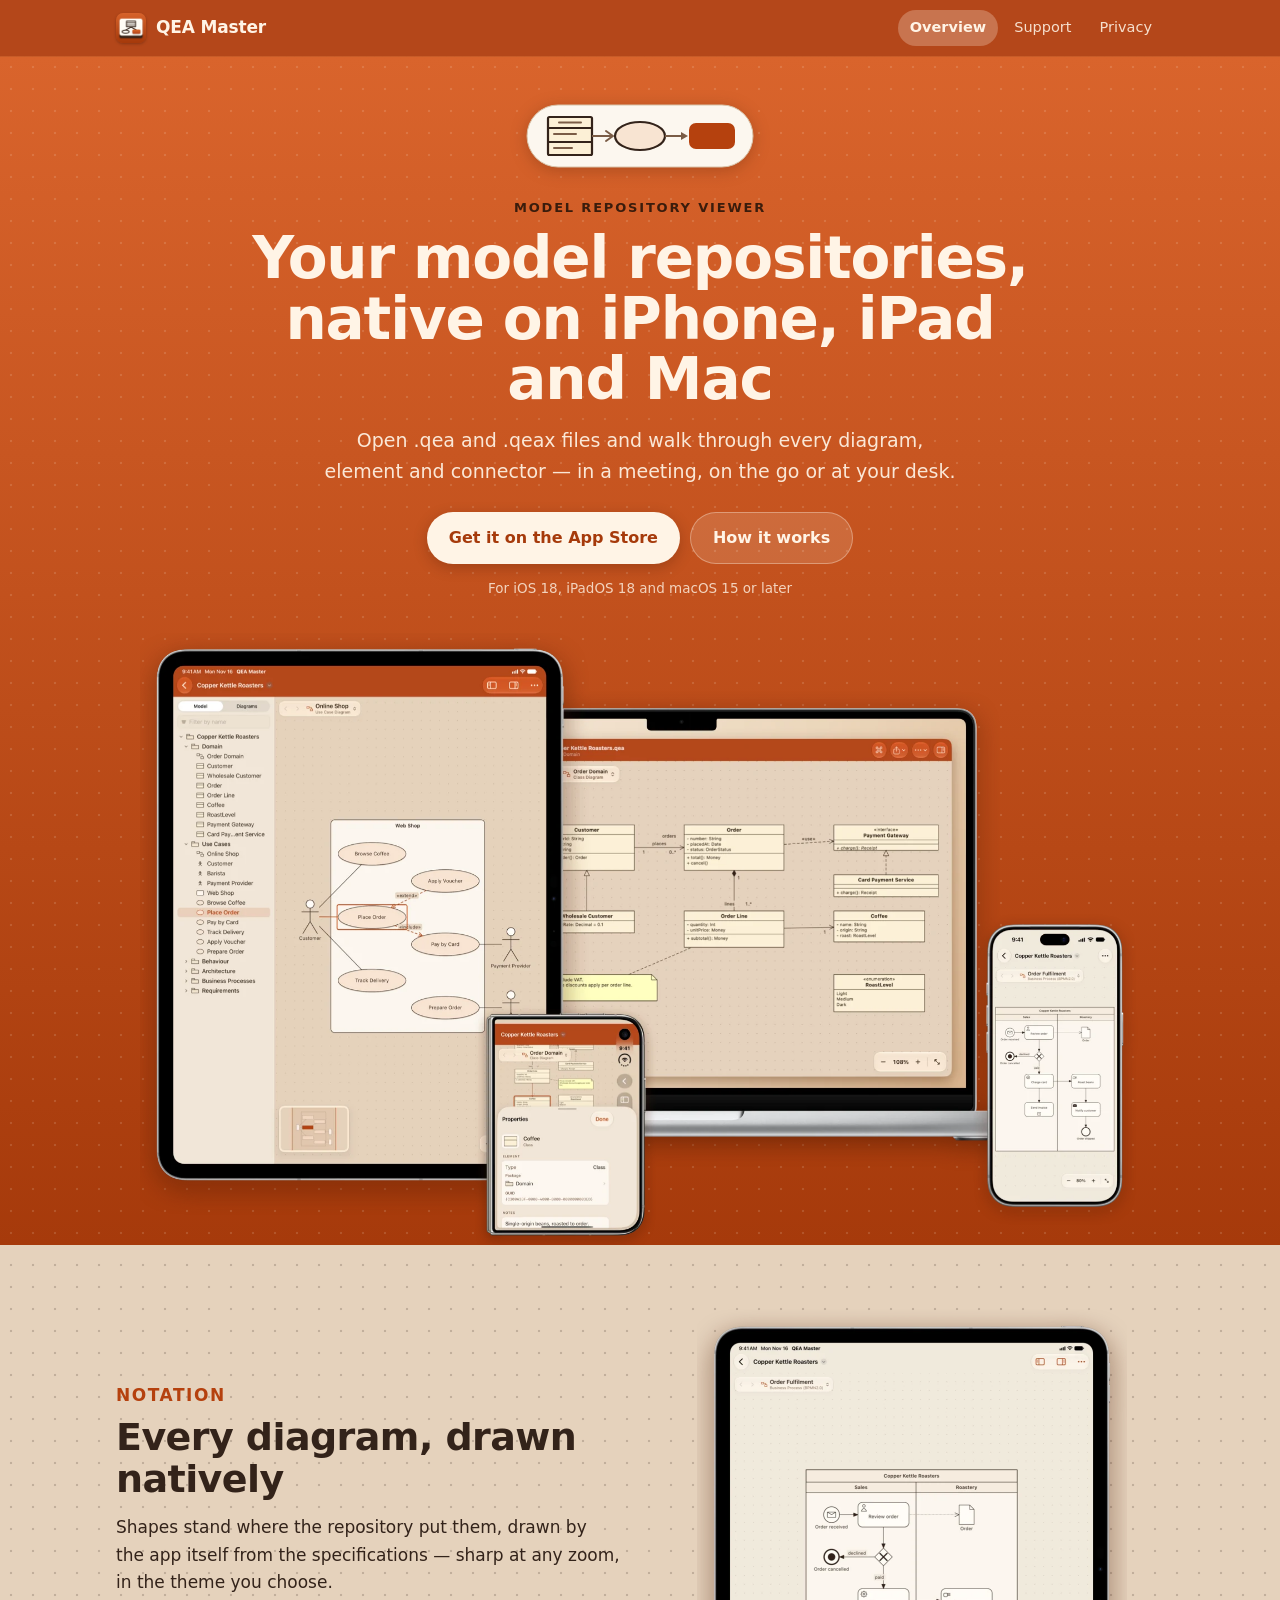
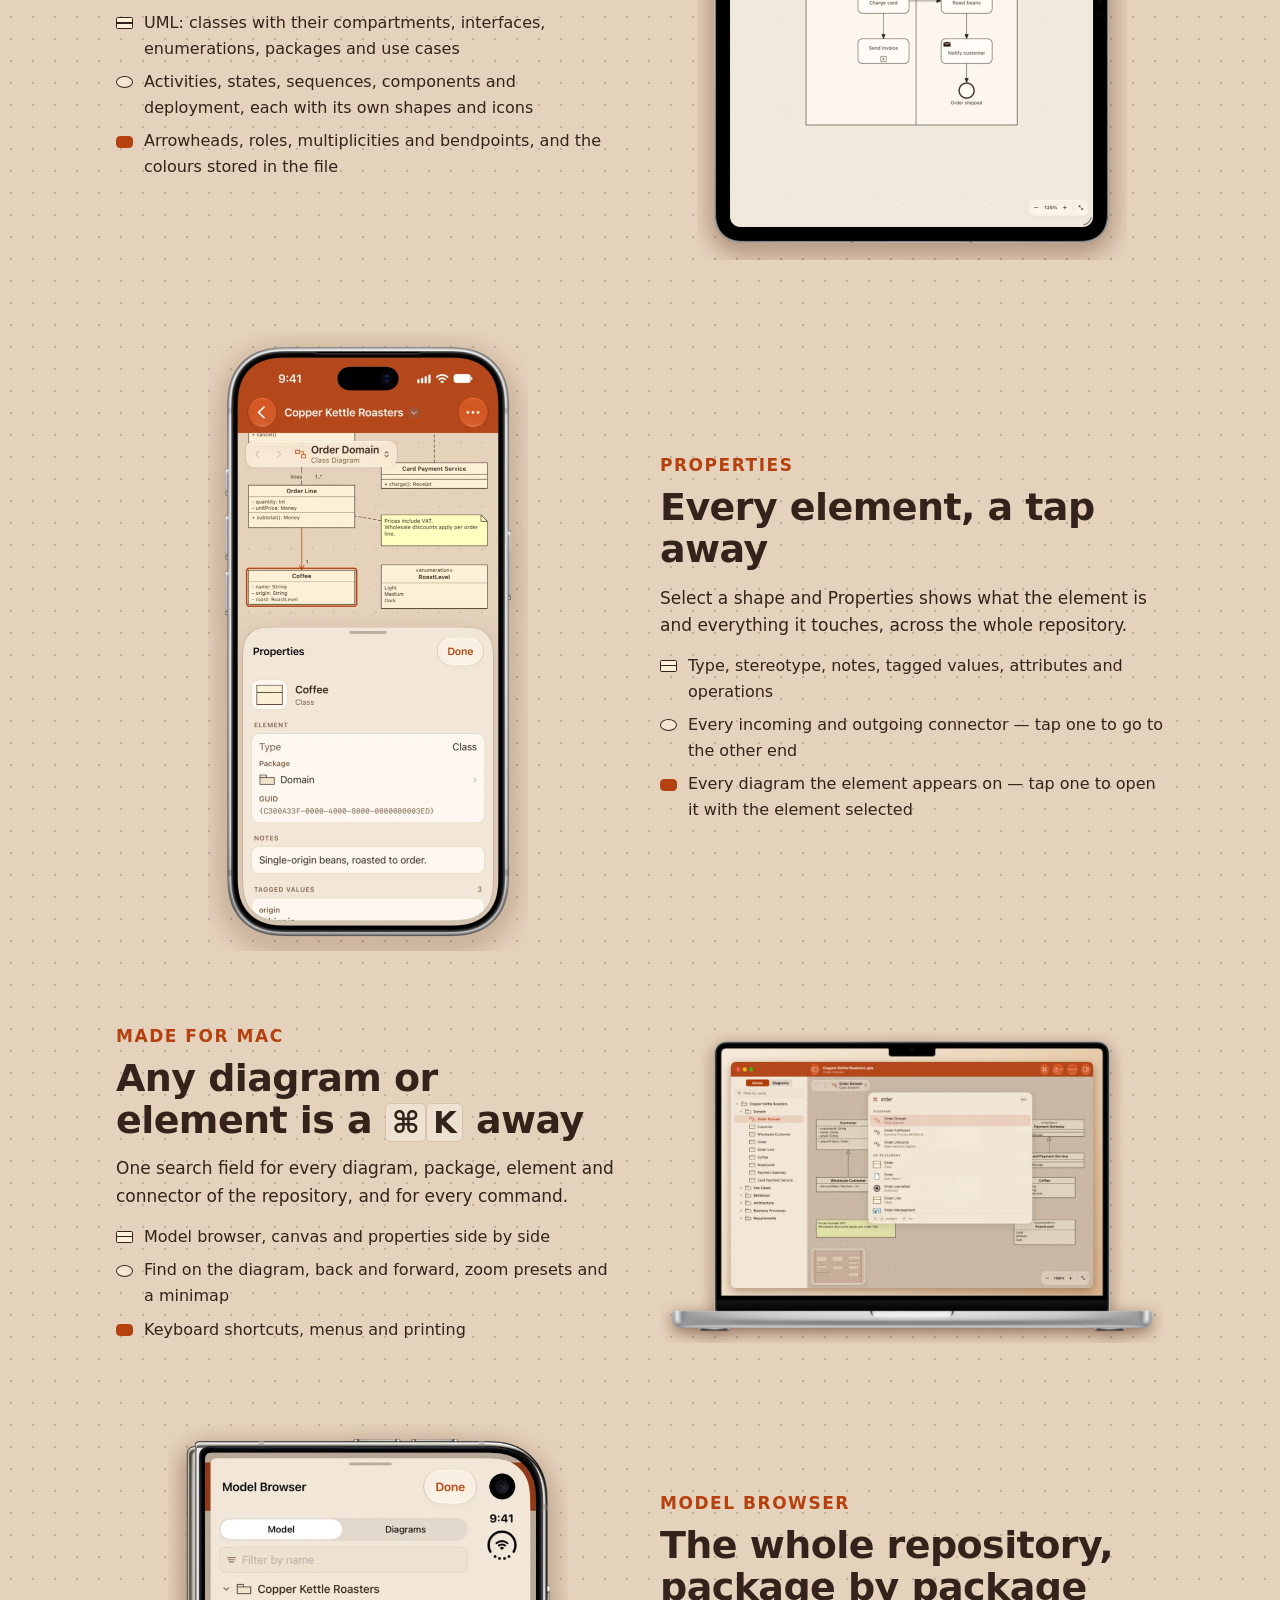
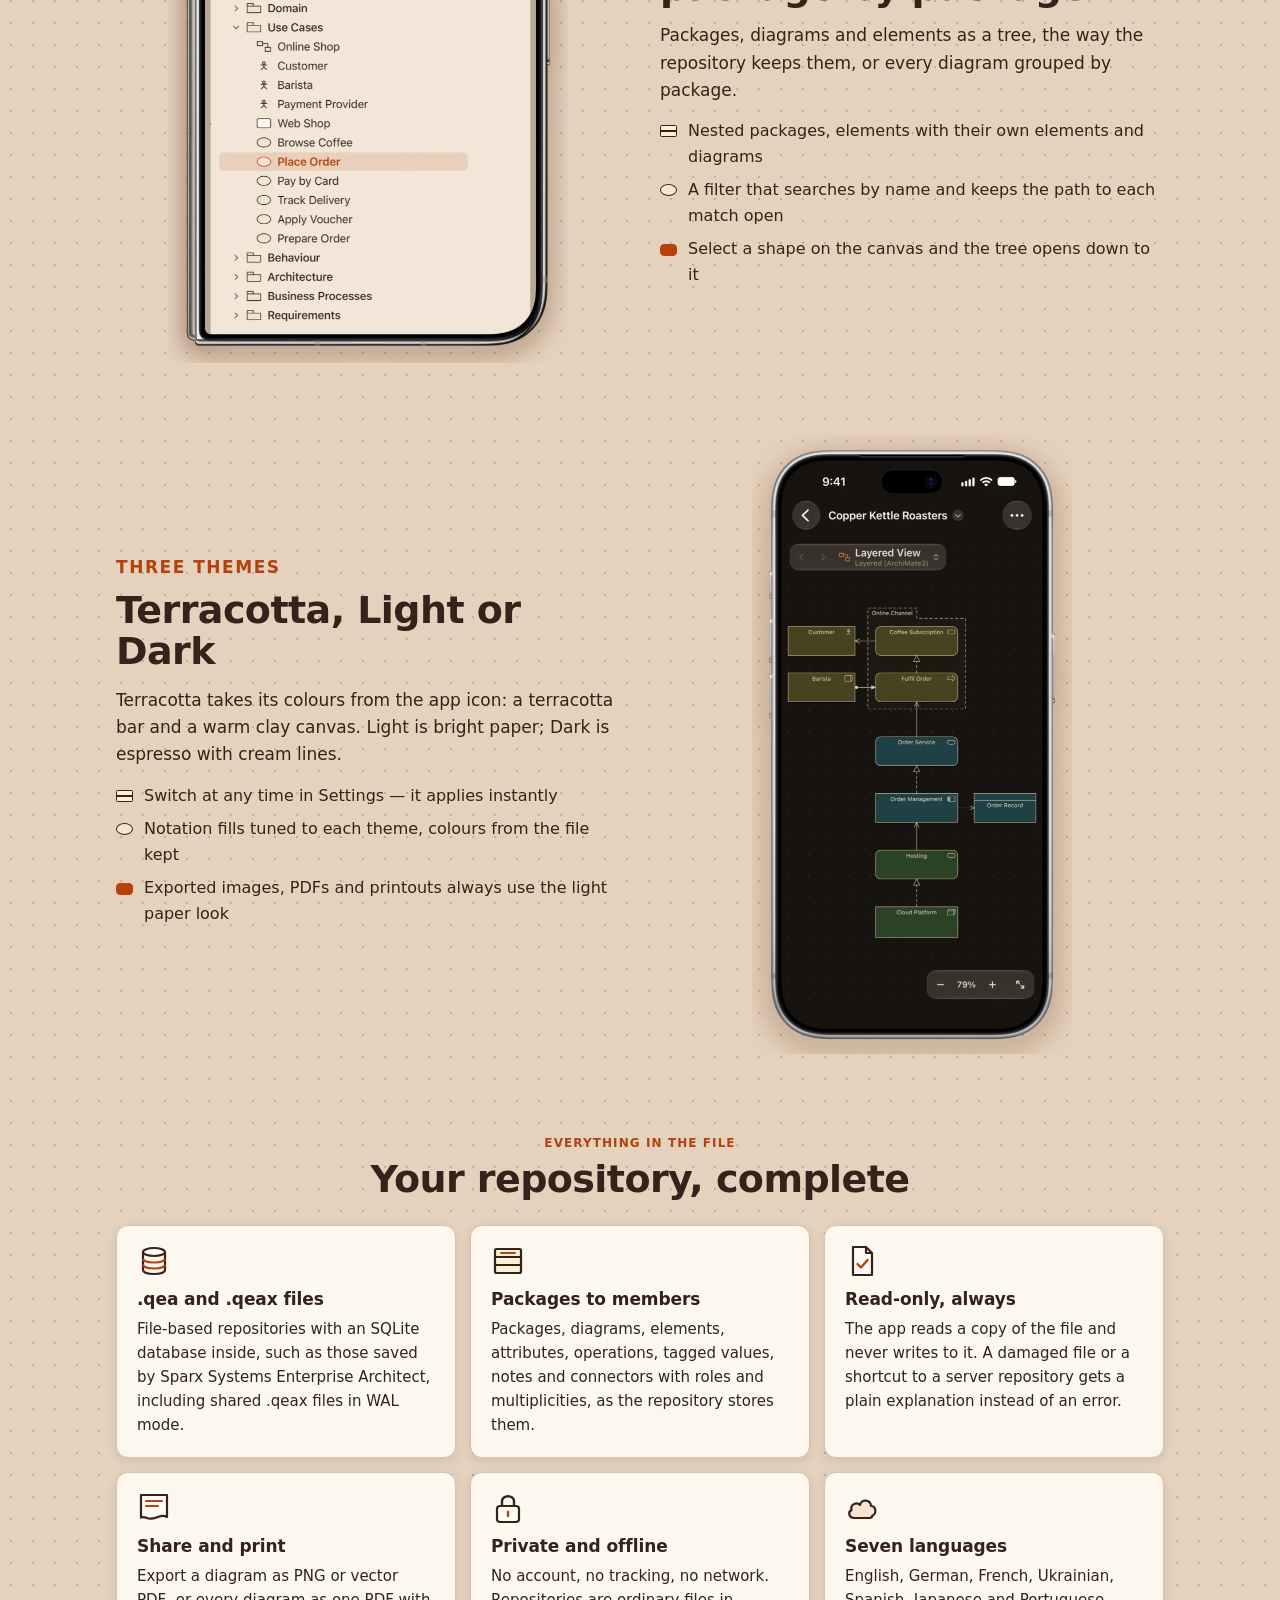
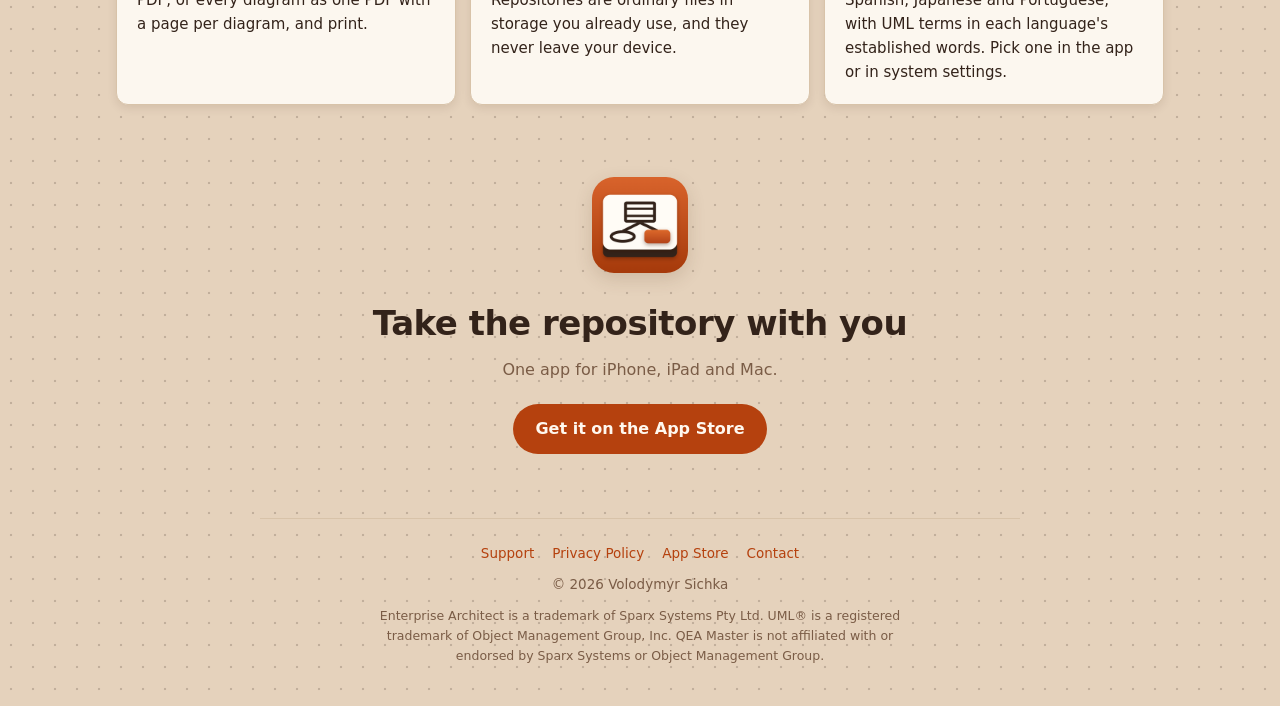
<file: index.html>
<!DOCTYPE html>
<html lang="en">
  <head>
    <meta charset="UTF-8" />
    <meta name="viewport" content="width=device-width, initial-scale=1" />
    <title>QEA Master</title>
    <meta http-equiv="refresh" content="0; url=marketing.html" />
    <link rel="canonical" href="https://vybgss.github.io/qea-master-docs/marketing.html" />
    <link rel="icon" href="assets/favicon.ico" sizes="16x16 32x32 48x48" />
    <link rel="icon" type="image/png" sizes="64x64" href="assets/favicon.png" media="(prefers-color-scheme: light)" />
    <link rel="icon" type="image/png" sizes="64x64" href="assets/favicon-dark.png" media="(prefers-color-scheme: dark)" />
    <link rel="apple-touch-icon" sizes="180x180" href="assets/apple-touch-icon.png" />
    <link rel="manifest" href="site.webmanifest" />
  </head>
  <body>
    <p><a href="marketing.html">QEA Master</a></p>
  </body>
</html>
</file>
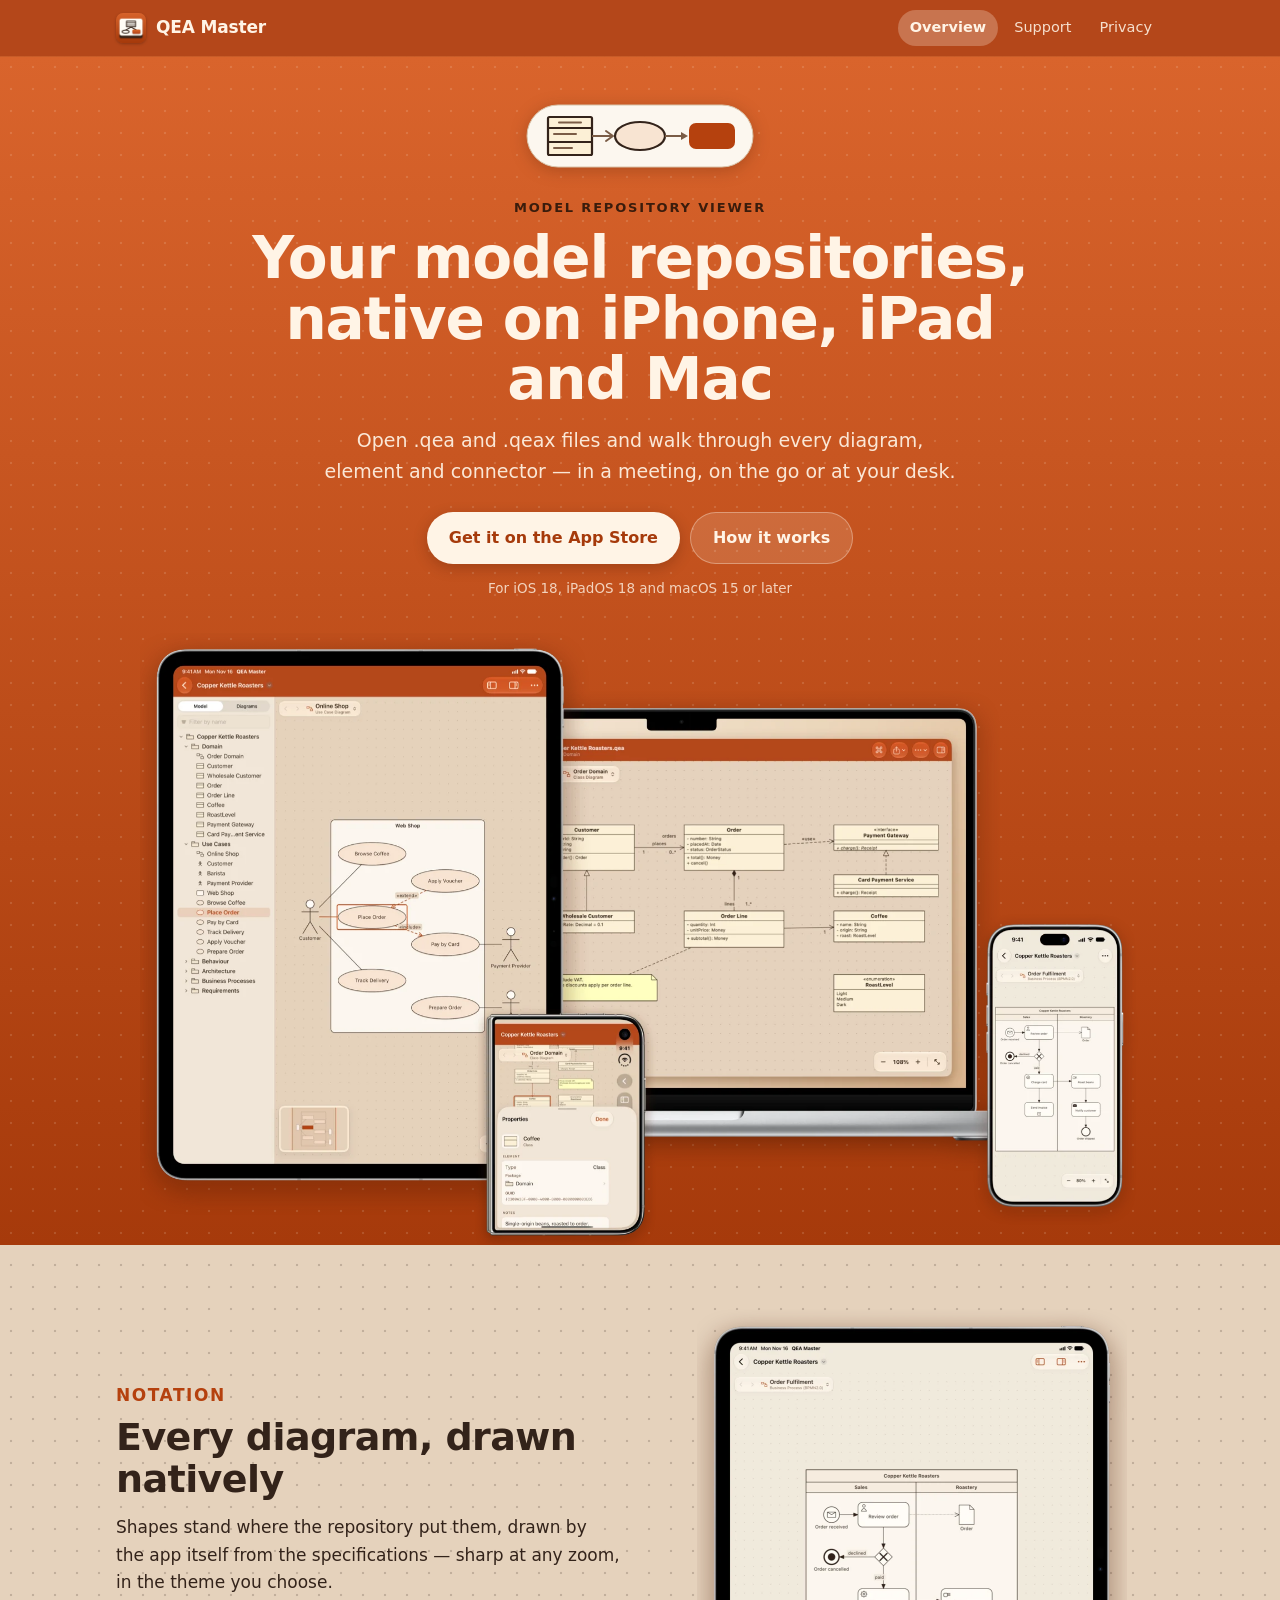
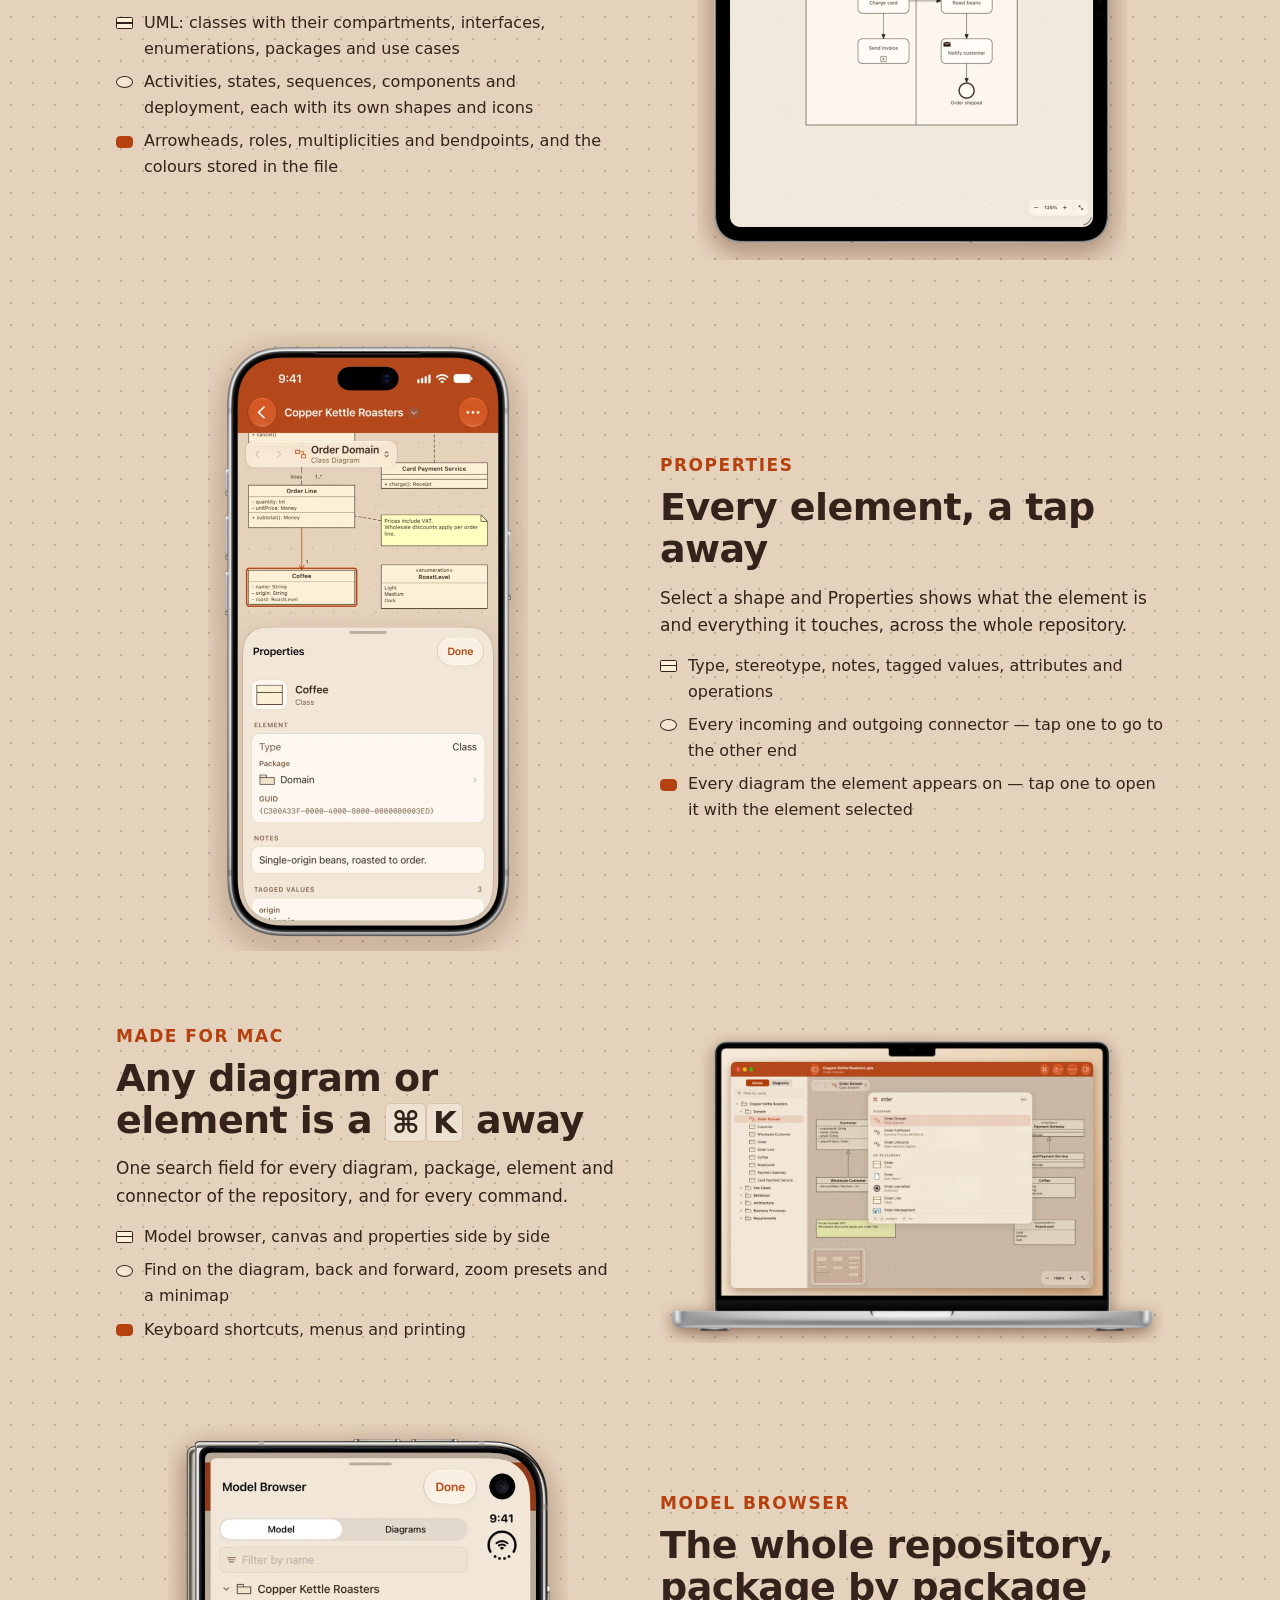
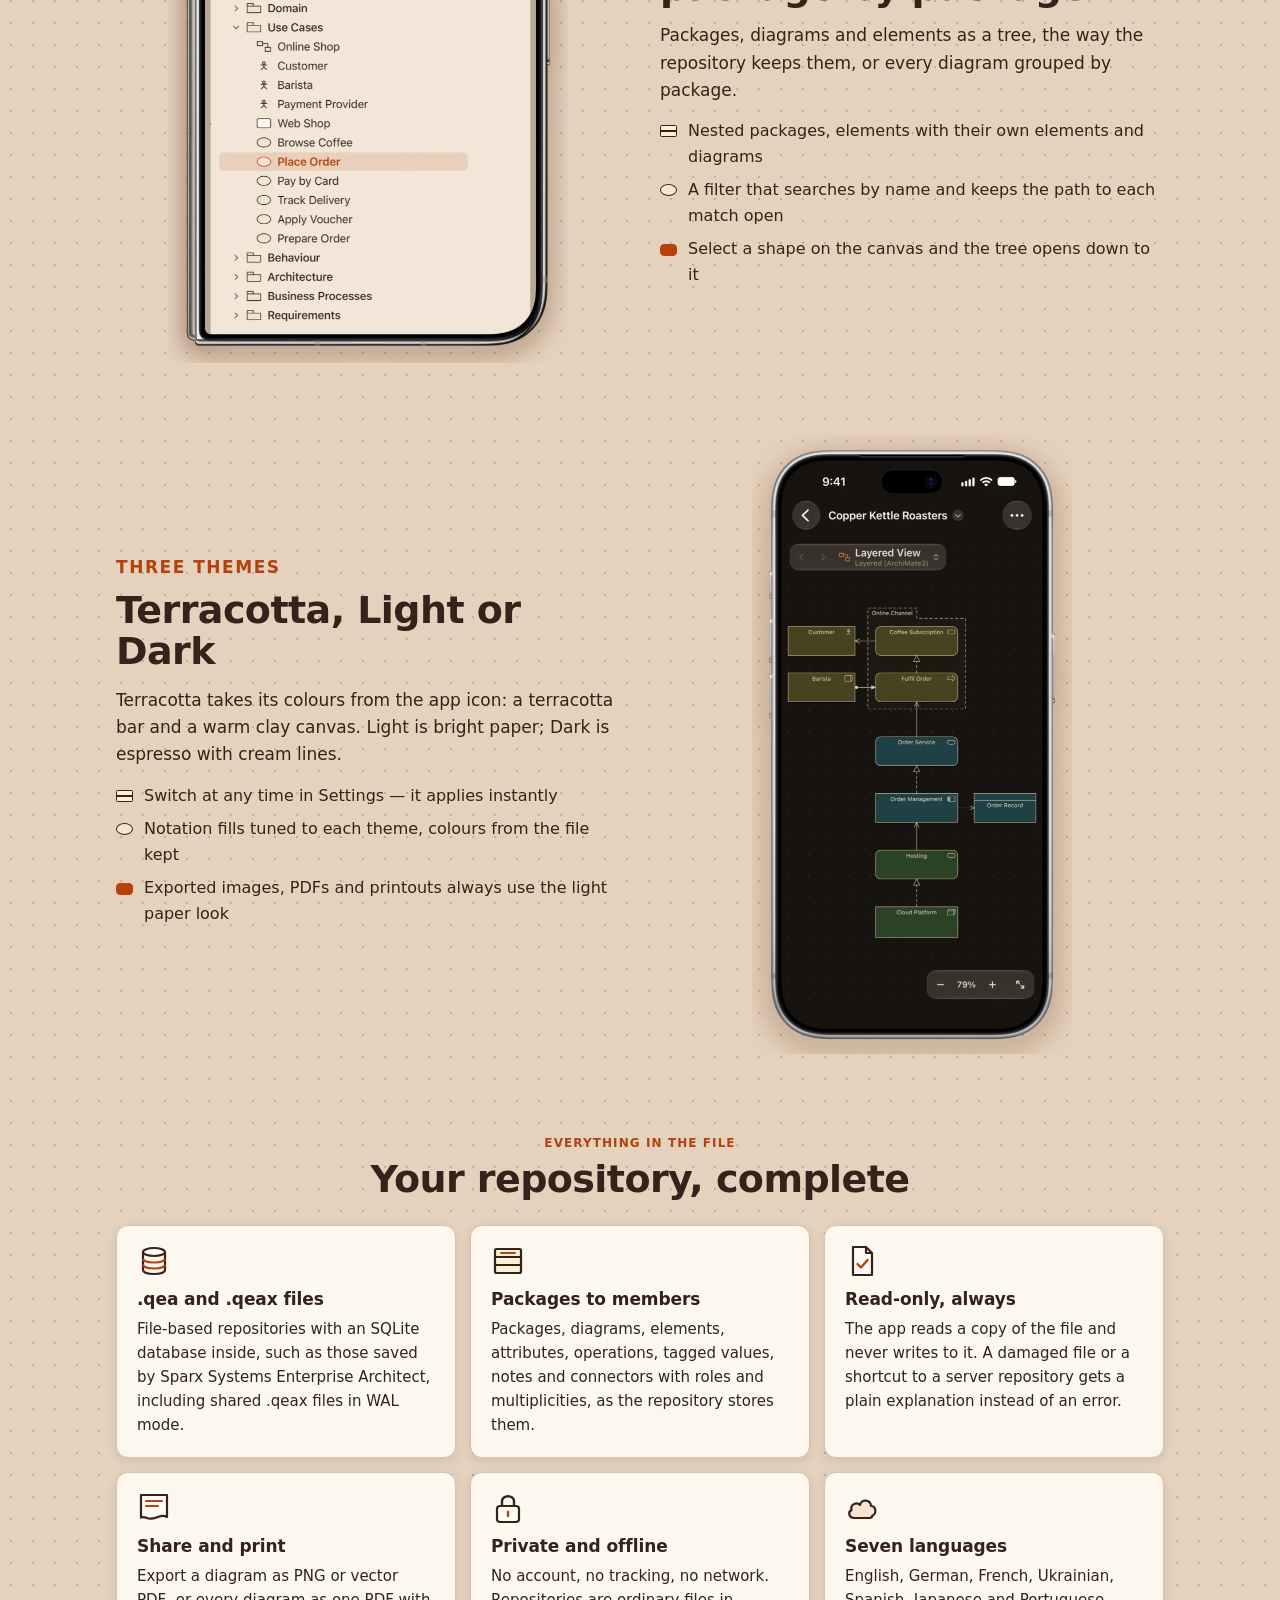
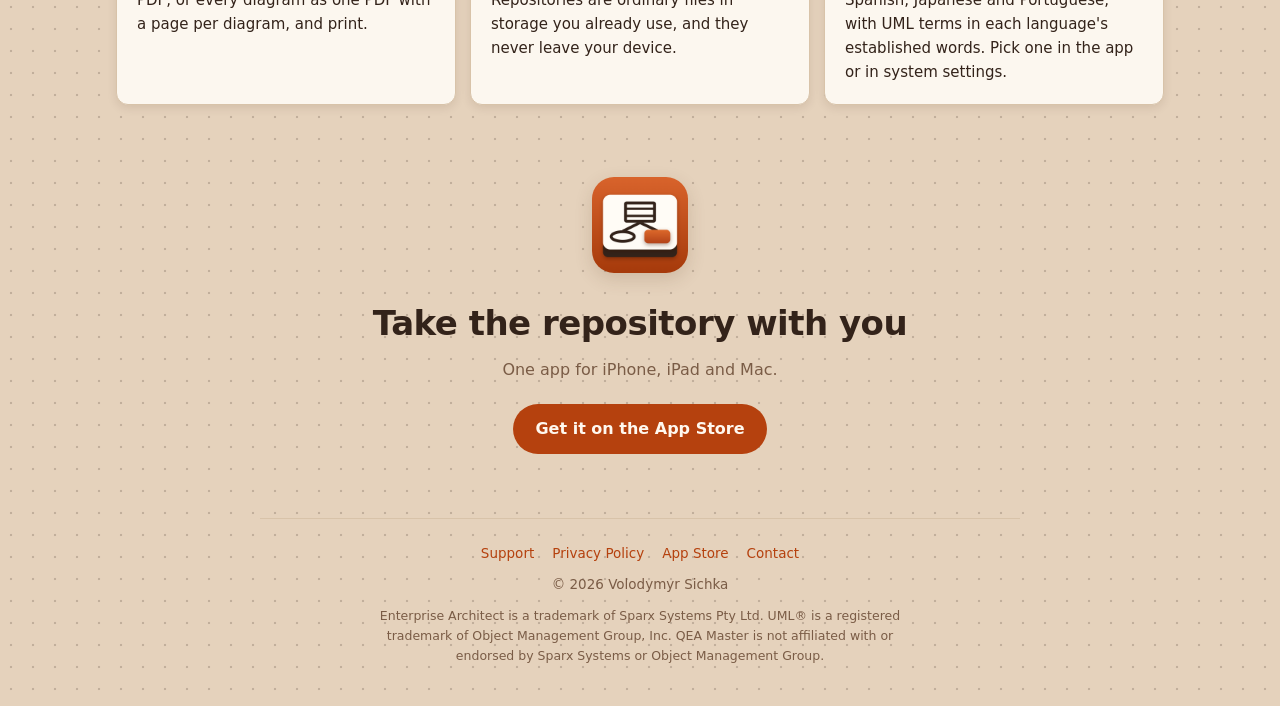
<file: marketing.html>
<!DOCTYPE html>
<html lang="en">

<head>
  <meta charset="UTF-8" />
  <meta name="viewport" content="width=device-width, initial-scale=1, viewport-fit=cover" />
  <title>QEA Master — a viewer for .qea and .qeax model repositories on iPhone, iPad and Mac</title>
  <meta name="description"
    content="QEA Master opens .qea and .qeax model repositories on iPhone, iPad and Mac and draws their diagrams natively. Every element a tap away, fully offline." />
  <meta name="theme-color" content="#b4471a" media="(prefers-color-scheme: light)" />
  <meta name="theme-color" content="#1c1814" media="(prefers-color-scheme: dark)" />
  <meta property="og:type" content="website" />
  <meta property="og:title" content="QEA Master — your models on iPhone, iPad and Mac" />
  <meta property="og:description"
    content="A native viewer for .qea and .qeax model repositories. Every diagram drawn natively, every element a tap away." />
  <meta property="og:image" content="https://vybgss.github.io/qea-master-docs/assets/og-image.jpg" />
  <meta name="twitter:card" content="summary_large_image" />
  <meta name="apple-itunes-app" content="app-id=6835485167" />
  <link rel="icon" href="assets/favicon.ico" sizes="16x16 32x32 48x48" />
  <link rel="icon" type="image/png" sizes="64x64" href="assets/favicon.png" media="(prefers-color-scheme: light)" />
  <link rel="icon" type="image/png" sizes="64x64" href="assets/favicon-dark.png" media="(prefers-color-scheme: dark)" />
  <link rel="apple-touch-icon" sizes="180x180" href="assets/apple-touch-icon.png" />
  <link rel="manifest" href="site.webmanifest" />
  <link rel="stylesheet" href="assets/site.css" />
</head>

<body>
  <header class="bar">
    <div class="bar-inner">
      <a class="brand" href="marketing.html"><img src="assets/icon.png" alt="" /><span>QEA Master</span></a>
      <nav class="nav" aria-label="Site">
        <a href="marketing.html" aria-current="page">Overview</a>
        <a href="support.html">Support</a>
        <a href="privacy-policy.html">Privacy</a>
      </nav>
    </div>
  </header>

  <main>
    <section class="hero">
      <div class="hero-inner">
        <!-- The three shapes of the app icon as the app draws them: a class with its
             compartments, associated with a use case that a task carries out. -->
        <svg class="flow" viewBox="0 0 228 64" role="img" aria-label="A class associated with a use case, followed by a task">
          <rect x="1" y="1" width="226" height="62" rx="31" style="fill: var(--card); stroke: var(--hairline)" />
          <g class="shape-ink" fill="none" stroke-width="2.2">
            <rect x="22" y="13" width="44" height="38" rx="1.5" class="fill-classifier" />
            <path d="M22 24 H66 M22 38 H66" />
          </g>
          <path d="M33 18.5 H55 M28 30 H50 M28 44 H46" style="stroke: var(--muted)" stroke-width="2" stroke-linecap="round" />
          <line x1="66" y1="32" x2="86" y2="32" style="stroke: var(--muted)" stroke-width="2" />
          <path d="M80 27 L87 32 L80 37" fill="none" style="stroke: var(--muted)" stroke-width="2"
            stroke-linejoin="round" stroke-linecap="round" />
          <ellipse cx="114" cy="32" rx="25" ry="14" class="fill-behavior shape-ink" stroke-width="2.2" />
          <line x1="139" y1="32" x2="156" y2="32" style="stroke: var(--muted)" stroke-width="2" />
          <polygon points="155,28 162,32 155,36" style="fill: var(--muted)" />
          <rect x="163" y="19" width="46" height="26" rx="7" class="fill-accent" />
        </svg>

        <p class="kicker">Model repository viewer</p>
        <h1>Your model repositories, native on iPhone, iPad and Mac</h1>
        <p class="lede">
          Open .qea and .qeax files and walk through every diagram, element and connector — in a
          meeting, on the go or at your desk.
        </p>
        <div class="actions">
          <a class="button primary" href="https://apps.apple.com/app/id6835485167">Get it on the App Store</a>
          <a class="button ghost" href="support.html">How it works</a>
        </div>
        <p class="requires">For iOS 18, iPadOS 18 and macOS 15 or later</p>

        <img class="devices" src="assets/img/hero-devices.webp" width="1800" height="1112"
          alt="QEA Master on iPad, MacBook, iPhone Duo and iPhone, showing a use case diagram with the model browser, a class diagram, an element's properties and a process diagram of an example model" />
      </div>
    </section>

    <div class="wide">
      <section class="feature">
        <div class="feature-text">
          <p class="label">Notation</p>
          <h2>Every diagram, drawn natively</h2>
          <p>
            Shapes stand where the repository put them, drawn by the app itself from the
            specifications — sharp at any zoom, in the theme you choose.
          </p>
          <ul class="layered">
            <li>UML: classes with their compartments, interfaces, enumerations, packages and use cases</li>
            <li>Activities, states, sequences, components and deployment, each with its own shapes and icons</li>
            <li>Arrowheads, roles, multiplicities and bendpoints, and the colours stored in the file</li>
          </ul>
        </div>
        <div class="feature-art">
          <img class="tablet" src="assets/img/ipad-process.webp" width="860" height="1102" loading="lazy"
            alt="iPad showing a process diagram of the example model" />
        </div>
      </section>

      <section class="feature flip">
        <div class="feature-text">
          <p class="label">Properties</p>
          <h2>Every element, a tap away</h2>
          <p>
            Select a shape and Properties shows what the element is and everything it touches,
            across the whole repository.
          </p>
          <ul class="layered">
            <li>Type, stereotype, notes, tagged values, attributes and operations</li>
            <li>Every incoming and outgoing connector — tap one to go to the other end</li>
            <li>Every diagram the element appears on — tap one to open it with the element selected</li>
          </ul>
        </div>
        <div class="feature-art">
          <img class="phone" src="assets/img/phone-inspect.webp" width="640" height="1237" loading="lazy"
            alt="iPhone showing the Coffee class selected, with its notes and tagged values in a sheet" />
        </div>
      </section>

      <section class="feature">
        <div class="feature-text">
          <p class="label">Made for Mac</p>
          <h2>Any diagram or element is a <kbd>⌘</kbd><kbd>K</kbd> away</h2>
          <p>
            One search field for every diagram, package, element and connector of the
            repository, and for every command.
          </p>
          <ul class="layered">
            <li>Model browser, canvas and properties side by side</li>
            <li>Find on the diagram, back and forward, zoom presets and a minimap</li>
            <li>Keyboard shortcuts, menus and printing</li>
          </ul>
        </div>
        <div class="feature-art">
          <img class="laptop" src="assets/img/mac-palette.webp" width="1278" height="797" loading="lazy"
            alt="MacBook showing the command palette searching the repository for order" />
        </div>
      </section>

      <section class="feature flip">
        <div class="feature-text">
          <p class="label">Model browser</p>
          <h2>The whole repository, package by package</h2>
          <p>
            Packages, diagrams and elements as a tree, the way the repository keeps them, or
            every diagram grouped by package.
          </p>
          <ul class="layered">
            <li>Nested packages, elements with their own elements and diagrams</li>
            <li>A filter that searches by name and keeps the path to each match open</li>
            <li>Select a shape on the canvas and the tree opens down to it</li>
          </ul>
        </div>
        <div class="feature-art">
          <img class="duo" src="assets/img/duo-browser.webp" width="700" height="947" loading="lazy"
            alt="iPhone Duo showing the model browser with the Use Cases package open" />
        </div>
      </section>

      <section class="feature">
        <div class="feature-text">
          <p class="label">Three themes</p>
          <h2>Terracotta, Light or Dark</h2>
          <p>
            Terracotta takes its colours from the app icon: a terracotta bar and a warm clay
            canvas. Light is bright paper; Dark is espresso with cream lines.
          </p>
          <ul class="layered">
            <li>Switch at any time in Settings — it applies instantly</li>
            <li>Notation fills tuned to each theme, colours from the file kept</li>
            <li>Exported images, PDFs and printouts always use the light paper look</li>
          </ul>
        </div>
        <div class="feature-art">
          <img class="phone" src="assets/img/phone-dark.webp" width="640" height="1237" loading="lazy"
            alt="iPhone showing a diagram of the example model in the Dark theme" />
        </div>
      </section>

      <section>
        <div class="section-head">
          <p class="label">Everything in the file</p>
          <h2>Your repository, complete</h2>
        </div>
        <div class="grid">
          <div class="card">
            <svg class="glyph" viewBox="0 0 34 34" aria-hidden="true">
              <ellipse cx="17" cy="8" rx="11" ry="4" class="shape-fill shape-ink" stroke-width="2.2" />
              <path d="M6 8 V26 C6 31.3 28 31.3 28 26 V8" fill="none" class="shape-ink" stroke-width="2.2" />
              <path d="M6 14.5 C6 19.8 28 19.8 28 14.5 M6 20.5 C6 25.8 28 25.8 28 20.5" fill="none"
                class="shape-accent" stroke-width="2" />
            </svg>
            <h3>.qea and .qeax files</h3>
            <p>File-based repositories with an SQLite database inside, such as those saved by
              Sparx Systems Enterprise Architect, including shared .qeax files in WAL mode.</p>
          </div>
          <div class="card">
            <svg class="glyph" viewBox="0 0 34 34" aria-hidden="true">
              <rect x="4" y="5" width="26" height="24" rx="1.5" class="fill-classifier shape-ink" stroke-width="2.2" />
              <path d="M4 13 H30 M4 21 H30" class="shape-ink" stroke-width="2" />
              <path d="M10 9 H24" class="shape-accent" stroke-width="2" stroke-linecap="round" />
            </svg>
            <h3>Packages to members</h3>
            <p>Packages, diagrams, elements, attributes, operations, tagged values, notes and
              connectors with roles and multiplicities, as the repository stores them.</p>
          </div>
          <div class="card">
            <svg class="glyph" viewBox="0 0 34 34" aria-hidden="true">
              <path d="M8 3 H21 L27 9 V31 H8 Z" class="shape-fill shape-ink" stroke-width="2.2"
                stroke-linejoin="round" />
              <path d="M21 3 V9 H27" fill="none" class="shape-ink" stroke-width="2.2" stroke-linejoin="round" />
              <path d="M12.5 20 L16 23.5 L22.5 16" fill="none" class="shape-accent" stroke-width="2.4"
                stroke-linecap="round" stroke-linejoin="round" />
            </svg>
            <h3>Read-only, always</h3>
            <p>The app reads a copy of the file and never writes to it. A damaged file or a
              shortcut to a server repository gets a plain explanation instead of an error.</p>
          </div>
          <div class="card">
            <svg class="glyph" viewBox="0 0 34 34" aria-hidden="true">
              <path d="M4 4 H30 V26 C24 21.5 17 30.5 10 27 C7.5 25.8 5.5 25.8 4 26.6 Z" class="shape-fill shape-ink"
                stroke-width="2.2" stroke-linejoin="round" />
              <path d="M9 10 H25 M9 15 H21" class="shape-accent" stroke-width="2" stroke-linecap="round" />
            </svg>
            <h3>Share and print</h3>
            <p>Export a diagram as PNG or vector PDF, or every diagram as one PDF with a page per
              diagram, and print.</p>
          </div>
          <div class="card">
            <svg class="glyph" viewBox="0 0 34 34" aria-hidden="true">
              <path d="M11 15 V10.5 C11 3.5 23 3.5 23 10.5 V15" fill="none" class="shape-ink" stroke-width="2.4" />
              <rect x="6" y="15" width="22" height="16" rx="3" class="shape-fill shape-ink" stroke-width="2.2" />
              <path d="M17 21 V25" class="shape-accent" stroke-width="2.4" stroke-linecap="round" />
            </svg>
            <h3>Private and offline</h3>
            <p>No account, no tracking, no network. Repositories are ordinary files in storage
              you already use, and they never leave your device.</p>
          </div>
          <div class="card">
            <svg class="glyph" viewBox="0 0 34 34" aria-hidden="true">
              <path d="M9 27 C4 27 2.5 21 6.5 19 C5 13.5 11.5 10.5 15 14 C16 8 25.5 8 26 15 C31 15 32 22.5 27.5 24.5 C27 27 25 27 24 27 Z"
                class="fill-behavior shape-ink" stroke-width="2.2" stroke-linejoin="round" />
            </svg>
            <h3>Seven languages</h3>
            <p>English, German, French, Ukrainian, Spanish, Japanese and Portuguese, with UML
              terms in each language's established words. Pick one in the app or in system
              settings.</p>
          </div>
        </div>
      </section>

      <section class="closing">
        <picture>
          <source srcset="assets/icon-dark.png" media="(prefers-color-scheme: dark)" />
          <img src="assets/icon.png" width="96" height="96" alt="QEA Master app icon" />
        </picture>
        <h2>Take the repository with you</h2>
        <p>One app for iPhone, iPad and Mac.</p>
        <a class="button solid" href="https://apps.apple.com/app/id6835485167">Get it on the App Store</a>
      </section>
    </div>
  </main>

  <footer class="foot">
    <nav aria-label="Footer">
      <a href="support.html">Support</a>
      <a href="privacy-policy.html">Privacy Policy</a>
      <a href="https://apps.apple.com/app/id6835485167">App Store</a>
      <a href="mailto:volodymyr.sichka@gmail.com">Contact</a>
    </nav>
    <p>© 2026 Volodymyr Sichka</p>
    <p class="legal">Enterprise Architect is a trademark of Sparx Systems Pty Ltd. UML® is a registered
      trademark of Object Management Group, Inc. QEA Master is not affiliated with or endorsed by Sparx
      Systems or Object Management Group.</p>
  </footer>
</body>

</html>
</file>
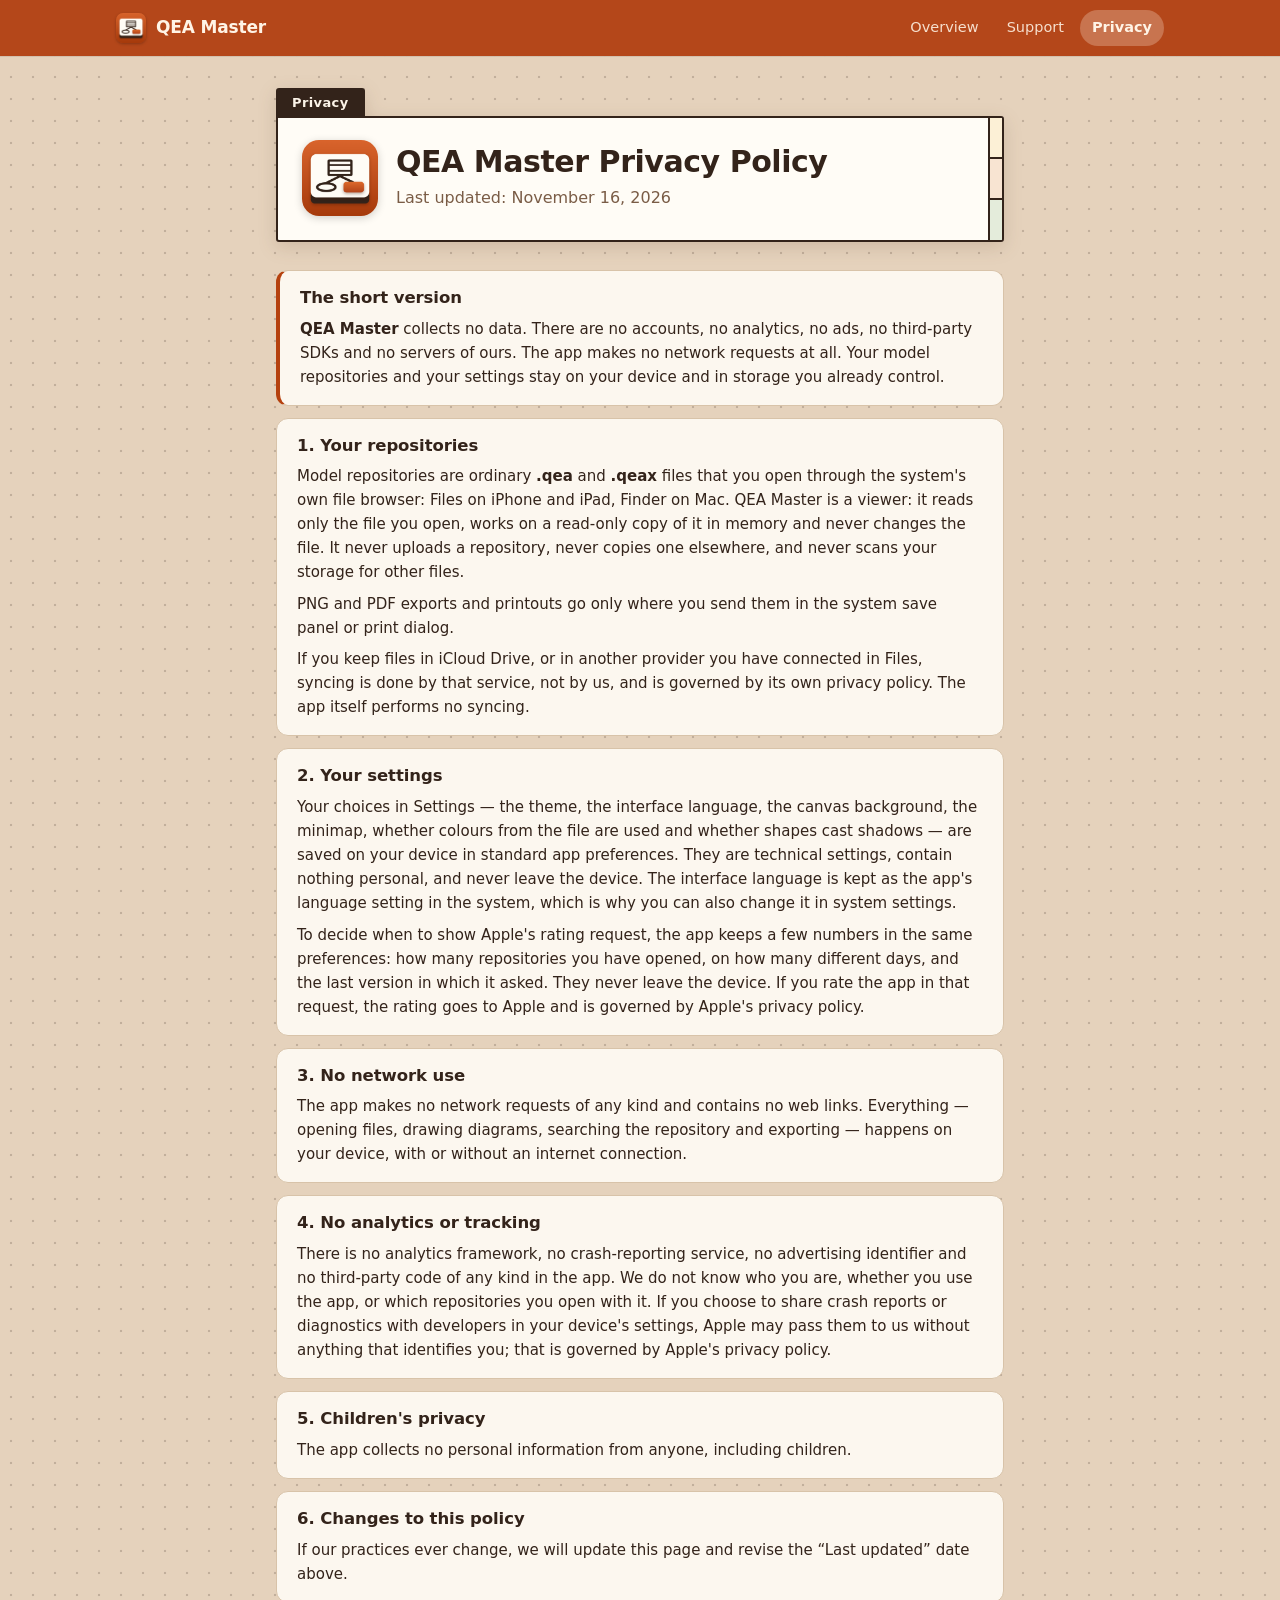
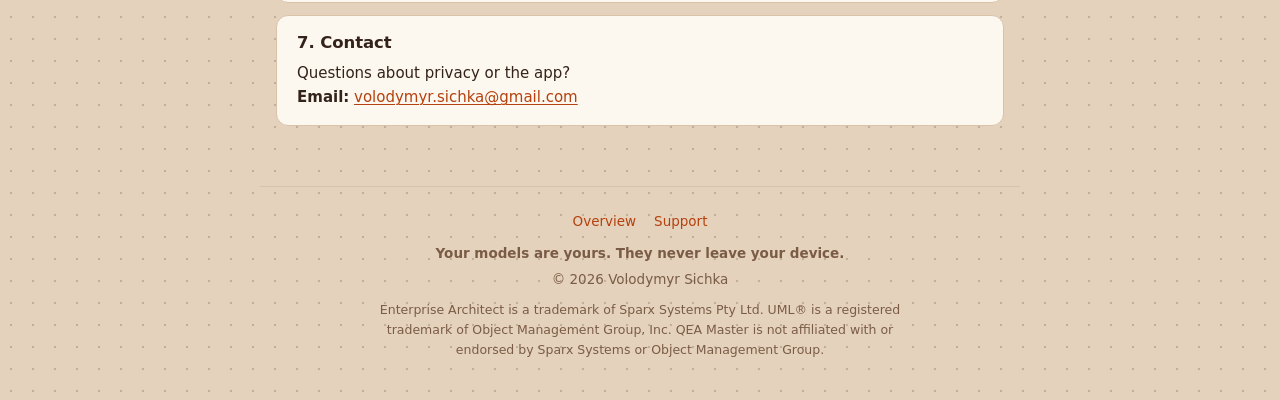
<file: privacy-policy.html>
<!DOCTYPE html>
<html lang="en">

<head>
  <meta charset="UTF-8" />
  <meta name="viewport" content="width=device-width, initial-scale=1, viewport-fit=cover" />
  <title>QEA Master — Privacy Policy</title>
  <meta name="description" content="QEA Master collects no data: no accounts, no analytics, no tracking and no network use. Your model repositories stay on your device." />
  <meta name="theme-color" content="#b4471a" media="(prefers-color-scheme: light)" />
  <meta name="theme-color" content="#1c1814" media="(prefers-color-scheme: dark)" />
  <link rel="icon" href="assets/favicon.ico" sizes="16x16 32x32 48x48" />
  <link rel="icon" type="image/png" sizes="64x64" href="assets/favicon.png" media="(prefers-color-scheme: light)" />
  <link rel="icon" type="image/png" sizes="64x64" href="assets/favicon-dark.png" media="(prefers-color-scheme: dark)" />
  <link rel="apple-touch-icon" sizes="180x180" href="assets/apple-touch-icon.png" />
  <link rel="manifest" href="site.webmanifest" />
  <link rel="stylesheet" href="assets/site.css" />
</head>

<body>
  <header class="bar">
    <div class="bar-inner">
      <a class="brand" href="marketing.html"><img src="assets/icon.png" alt="" /><span>QEA Master</span></a>
      <nav class="nav" aria-label="Site">
        <a href="marketing.html">Overview</a>
        <a href="support.html">Support</a>
        <a href="privacy-policy.html" aria-current="page">Privacy</a>
      </nav>
    </div>
  </header>

  <main class="page">
    <div class="group">
      <div class="group-tab" aria-hidden="true">Privacy</div>
      <div class="group-body">
        <div class="group-main">
          <picture>
            <source srcset="assets/icon-dark.png" media="(prefers-color-scheme: dark)" />
            <img src="assets/icon.png" width="76" height="76" alt="QEA Master app icon" />
          </picture>
          <div>
            <h1>QEA Master Privacy Policy</h1>
            <p>Last updated: November 16, 2026</p>
          </div>
        </div>
        <div class="group-layers" aria-hidden="true"><span></span><span></span><span></span></div>
      </div>
    </div>

    <div class="card short">
      <h2>The short version</h2>
      <p>
        <strong>QEA Master</strong> collects no data. There are no accounts, no analytics, no
        ads, no third-party SDKs and no servers of ours. The app makes no network requests at
        all. Your model repositories and your settings stay on your device and in storage you
        already control.
      </p>
    </div>

    <div class="card">
      <h2>1. Your repositories</h2>
      <p>
        Model repositories are ordinary <strong>.qea</strong> and <strong>.qeax</strong> files
        that you open through the system's own file browser: Files on iPhone and iPad, Finder on
        Mac. QEA Master is a viewer: it reads only the file you open, works on a read-only copy
        of it in memory and never changes the file. It never uploads a repository, never copies
        one elsewhere, and never scans your storage for other files.
      </p>
      <p>
        PNG and PDF exports and printouts go only where you send them in the system save panel
        or print dialog.
      </p>
      <p>
        If you keep files in iCloud Drive, or in another provider you have connected in Files,
        syncing is done by that service, not by us, and is governed by its own privacy policy.
        The app itself performs no syncing.
      </p>
    </div>

    <div class="card">
      <h2>2. Your settings</h2>
      <p>
        Your choices in Settings — the theme, the interface language, the canvas background,
        the minimap, whether colours from the file are used and whether shapes cast shadows —
        are saved on your device in standard app preferences. They are technical settings,
        contain nothing personal, and never leave the device. The interface language is kept as
        the app's language setting in the system, which is why you can also change it in system
        settings.
      </p>
      <p>
        To decide when to show Apple's rating request, the app keeps a few numbers in the same
        preferences: how many repositories you have opened, on how many different days, and the
        last version in which it asked. They never leave the device. If you rate the app in that
        request, the rating goes to Apple and is governed by Apple's privacy policy.
      </p>
    </div>

    <div class="card">
      <h2>3. No network use</h2>
      <p>
        The app makes no network requests of any kind and contains no web links. Everything —
        opening files, drawing diagrams, searching the repository and exporting — happens on
        your device, with or without an internet connection.
      </p>
    </div>

    <div class="card">
      <h2>4. No analytics or tracking</h2>
      <p>
        There is no analytics framework, no crash-reporting service, no advertising identifier
        and no third-party code of any kind in the app. We do not know who you are, whether you
        use the app, or which repositories you open with it. If you choose to share crash
        reports or diagnostics with developers in your device's settings, Apple may pass them to
        us without anything that identifies you; that is governed by Apple's privacy policy.
      </p>
    </div>

    <div class="card">
      <h2>5. Children's privacy</h2>
      <p>
        The app collects no personal information from anyone, including children.
      </p>
    </div>

    <div class="card">
      <h2>6. Changes to this policy</h2>
      <p>
        If our practices ever change, we will update this page and revise the
        “Last updated” date above.
      </p>
    </div>

    <div class="card" id="contact">
      <h2>7. Contact</h2>
      <p>
        Questions about privacy or the app?<br />
        <strong>Email:</strong>
        <a href="mailto:volodymyr.sichka@gmail.com?subject=QEA%20Master%20privacy">volodymyr.sichka@gmail.com</a>
      </p>
    </div>
  </main>

  <footer class="foot">
    <nav aria-label="Footer">
      <a href="marketing.html">Overview</a>
      <a href="support.html">Support</a>
    </nav>
    <p class="motto">Your models are yours. They never leave your device.</p>
    <p>© 2026 Volodymyr Sichka</p>
    <p class="legal">Enterprise Architect is a trademark of Sparx Systems Pty Ltd. UML® is a registered
      trademark of Object Management Group, Inc. QEA Master is not affiliated with or endorsed by Sparx
      Systems or Object Management Group.</p>
  </footer>
</body>

</html>
</file>
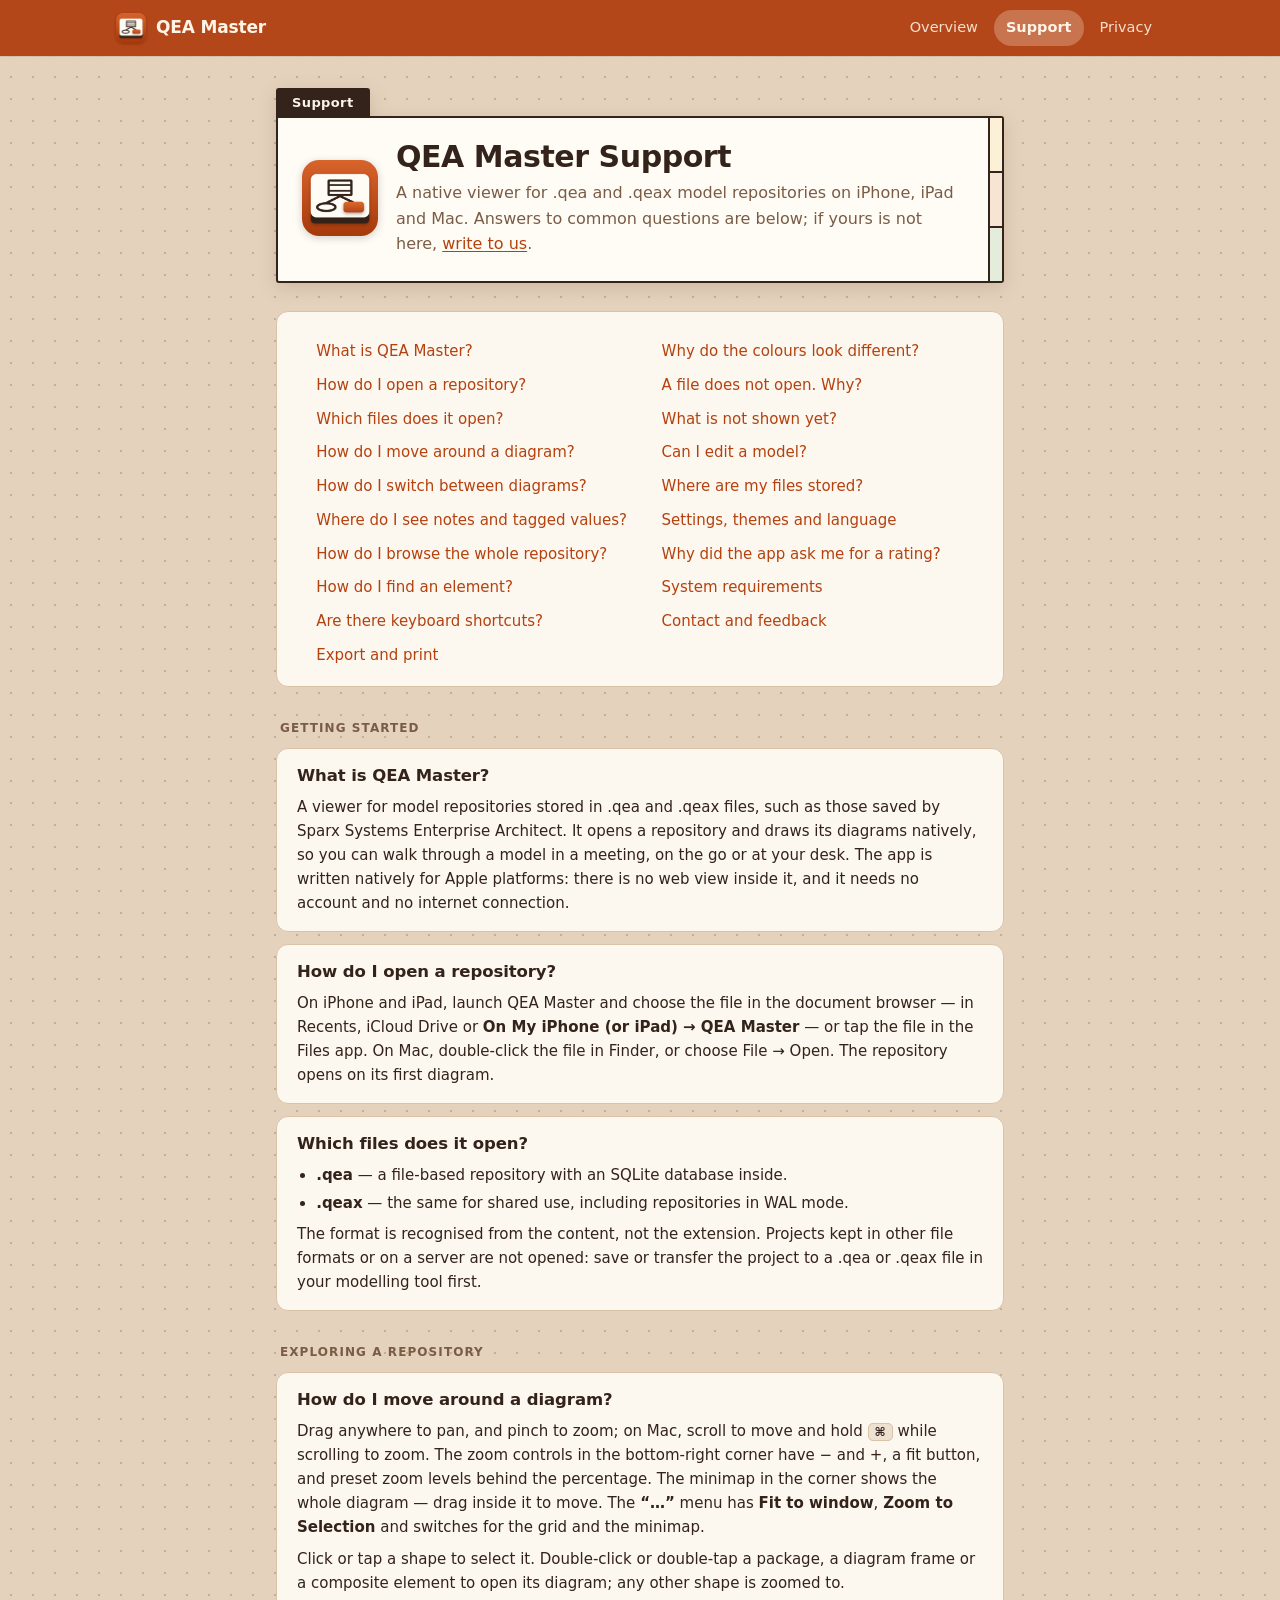
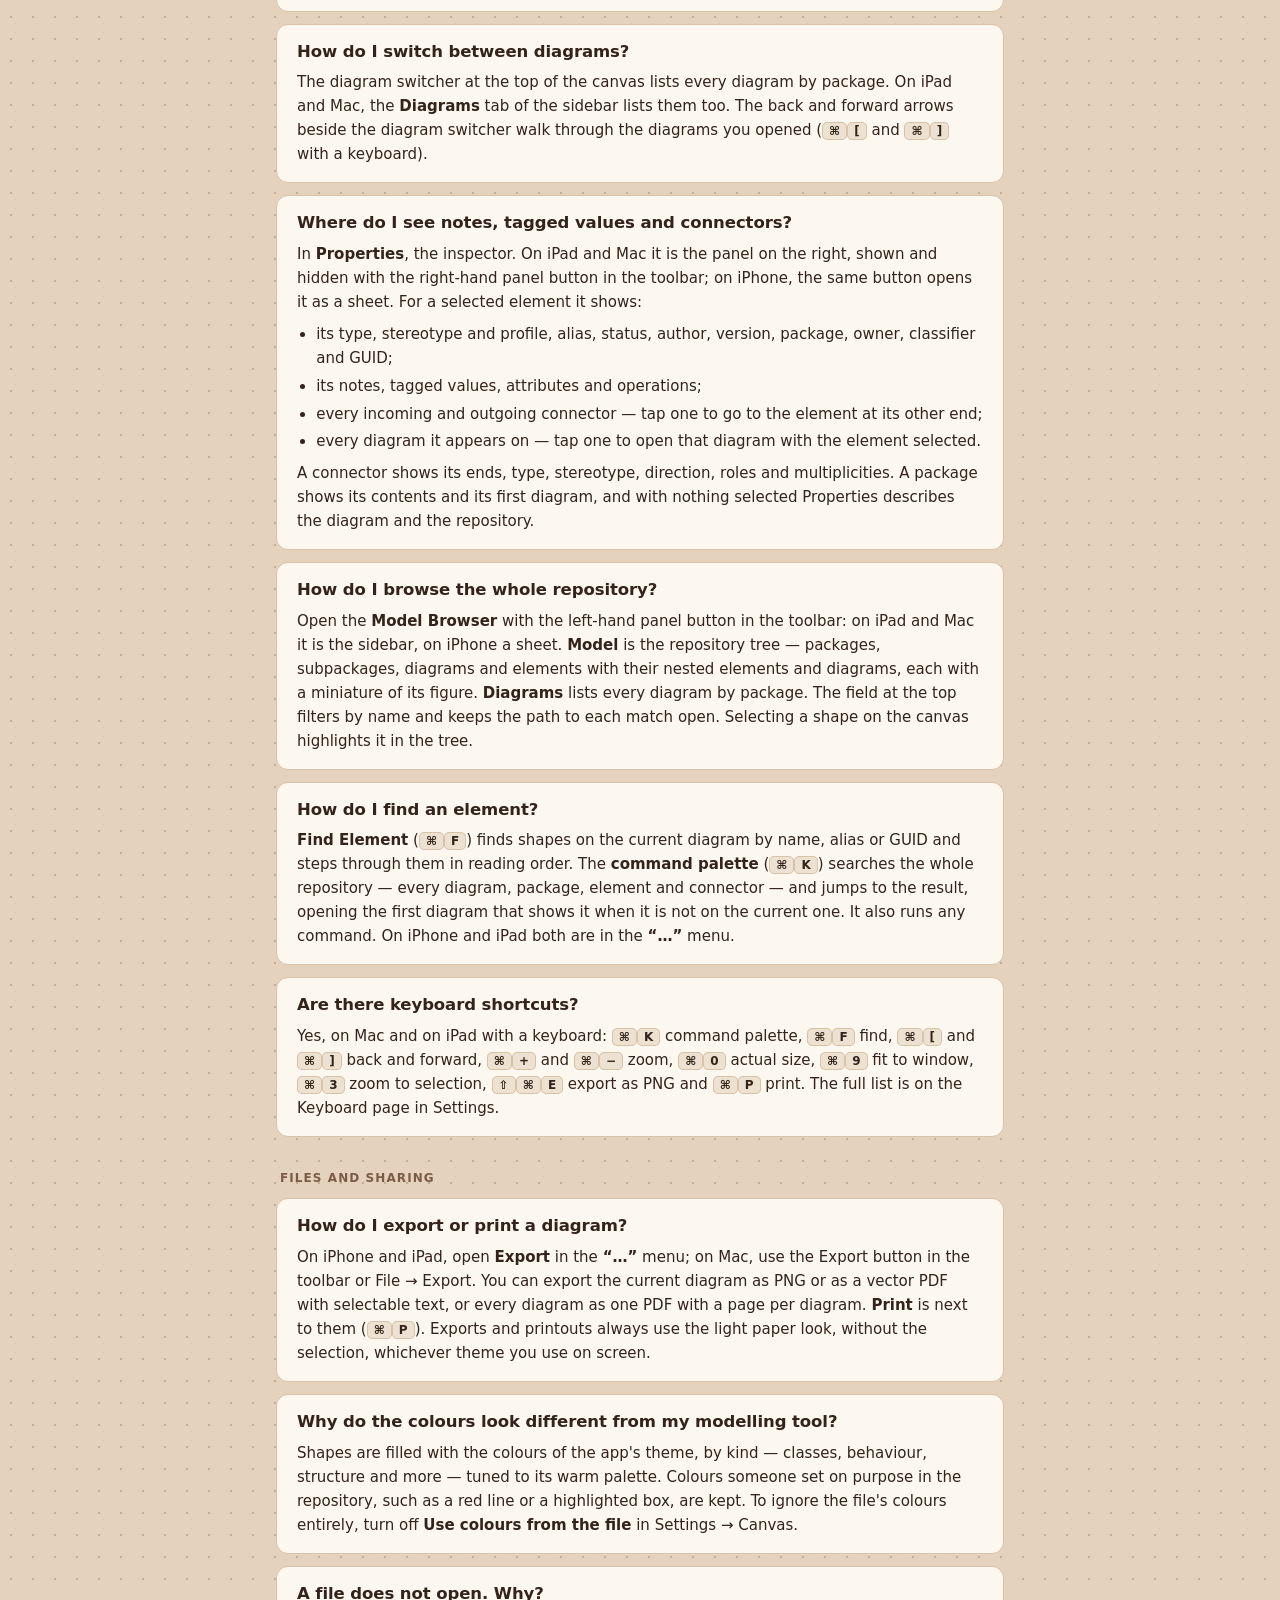
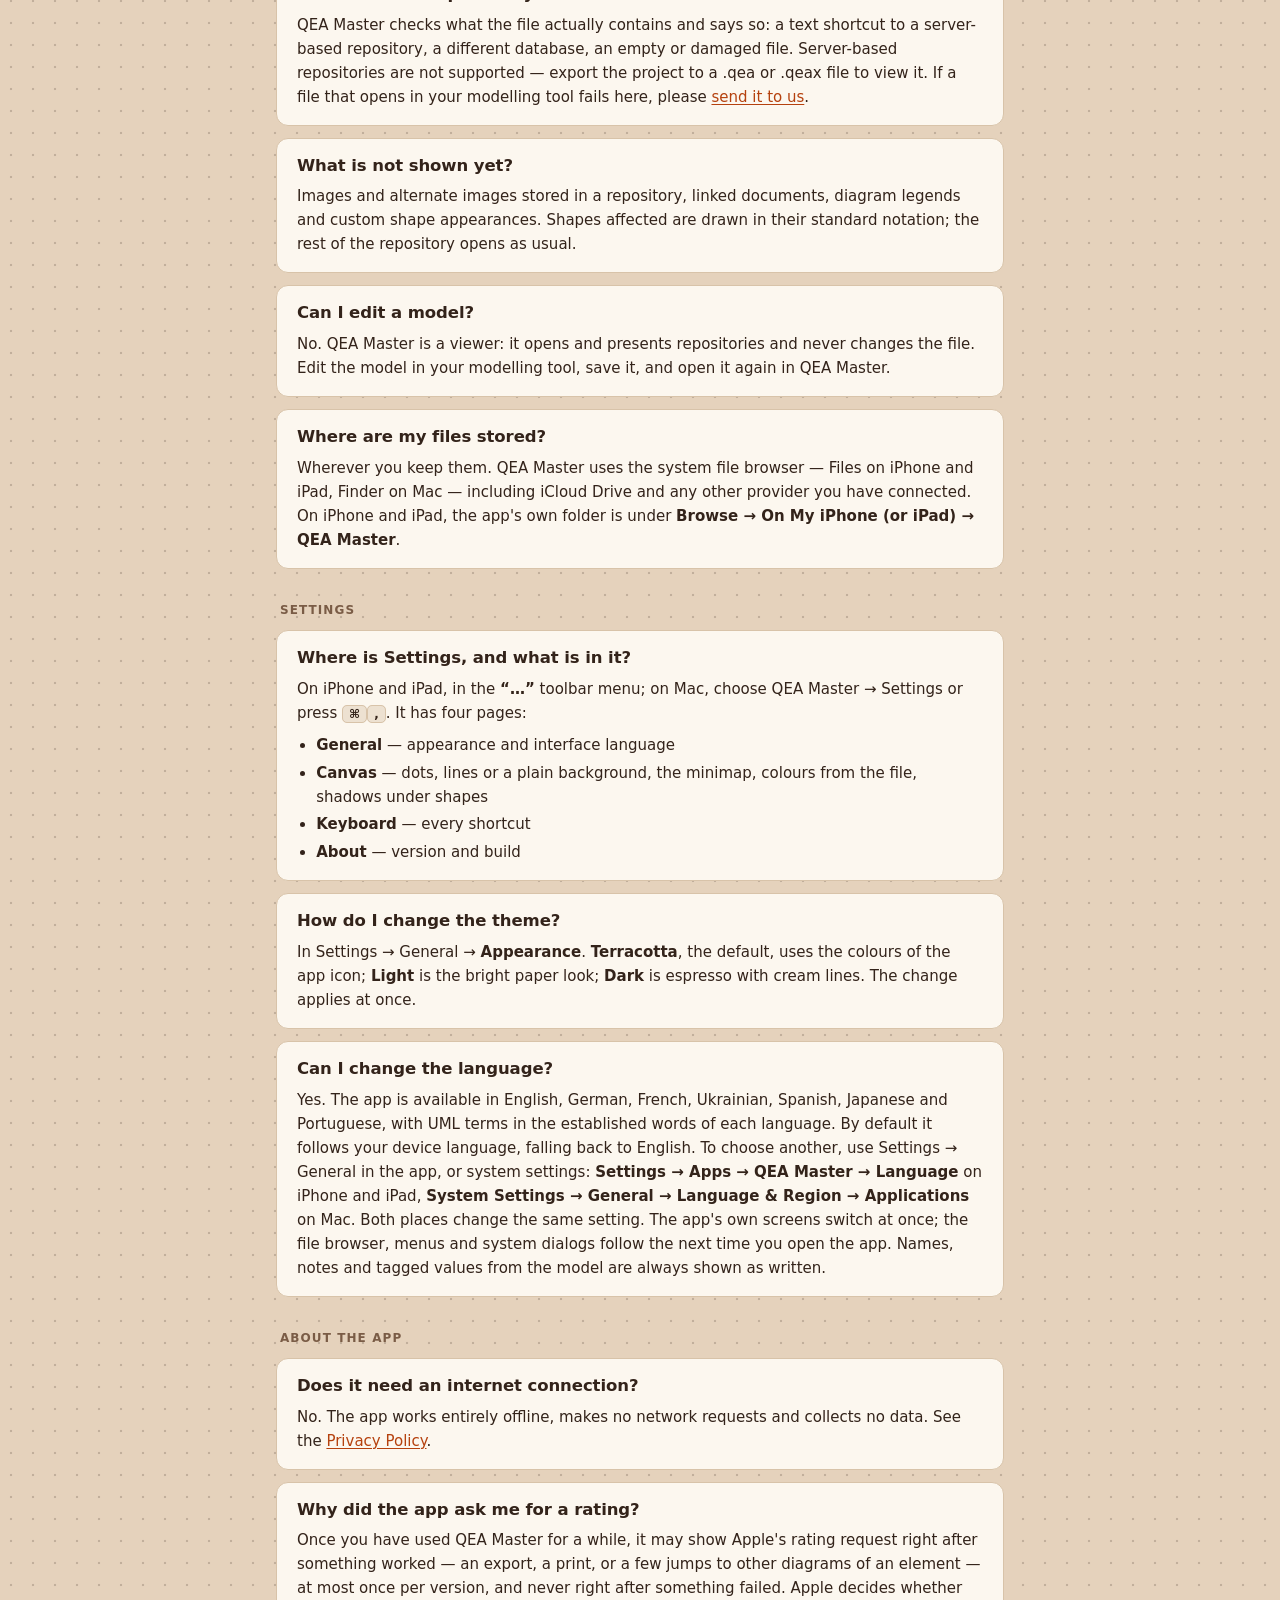
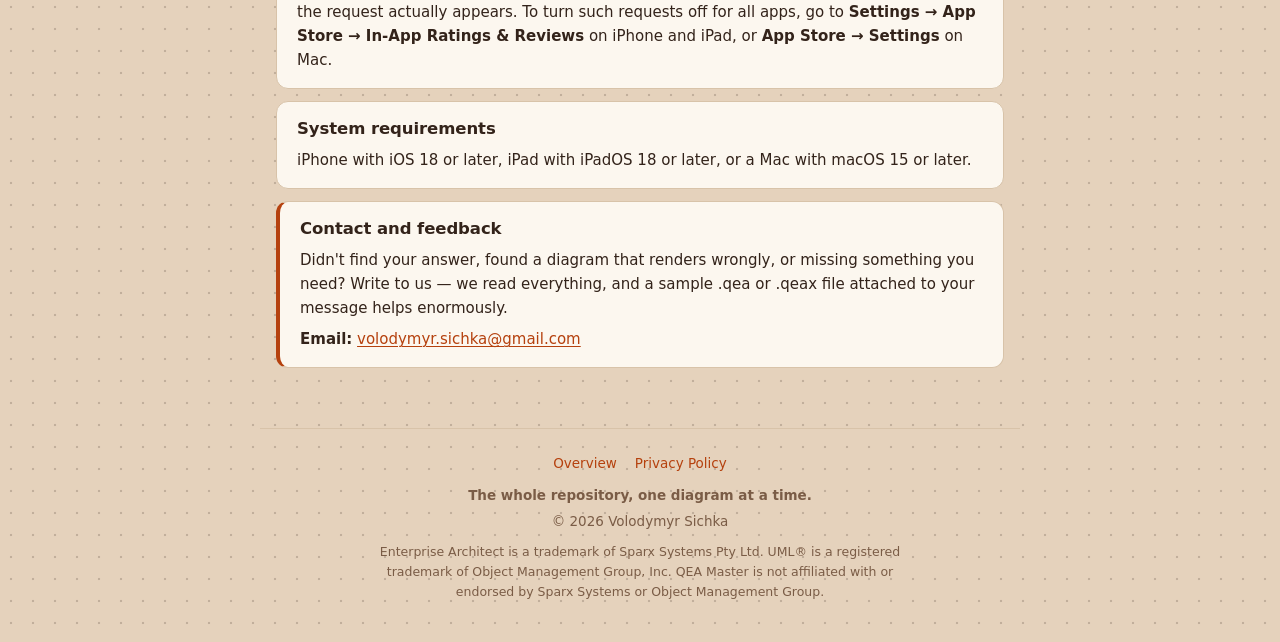
<file: support.html>
<!DOCTYPE html>
<html lang="en">

<head>
  <meta charset="UTF-8" />
  <meta name="viewport" content="width=device-width, initial-scale=1, viewport-fit=cover" />
  <title>QEA Master — Support</title>
  <meta name="description" content="Answers to common questions about QEA Master, the viewer for .qea and .qeax model repositories on iPhone, iPad and Mac, and how to get in touch." />
  <meta name="theme-color" content="#b4471a" media="(prefers-color-scheme: light)" />
  <meta name="theme-color" content="#1c1814" media="(prefers-color-scheme: dark)" />
  <link rel="icon" href="assets/favicon.ico" sizes="16x16 32x32 48x48" />
  <link rel="icon" type="image/png" sizes="64x64" href="assets/favicon.png" media="(prefers-color-scheme: light)" />
  <link rel="icon" type="image/png" sizes="64x64" href="assets/favicon-dark.png" media="(prefers-color-scheme: dark)" />
  <link rel="apple-touch-icon" sizes="180x180" href="assets/apple-touch-icon.png" />
  <link rel="manifest" href="site.webmanifest" />
  <link rel="stylesheet" href="assets/site.css" />
</head>

<body>
  <header class="bar">
    <div class="bar-inner">
      <a class="brand" href="marketing.html"><img src="assets/icon.png" alt="" /><span>QEA Master</span></a>
      <nav class="nav" aria-label="Site">
        <a href="marketing.html">Overview</a>
        <a href="support.html" aria-current="page">Support</a>
        <a href="privacy-policy.html">Privacy</a>
      </nav>
    </div>
  </header>

  <main class="page">
    <div class="group">
      <div class="group-tab" aria-hidden="true">Support</div>
      <div class="group-body">
        <div class="group-main">
          <picture>
            <source srcset="assets/icon-dark.png" media="(prefers-color-scheme: dark)" />
            <img src="assets/icon.png" width="76" height="76" alt="QEA Master app icon" />
          </picture>
          <div>
            <h1>QEA Master Support</h1>
            <p>A native viewer for .qea and .qeax model repositories on iPhone, iPad and Mac.
              Answers to common questions are below; if yours is not here,
              <a href="#contact">write to us</a>.</p>
          </div>
        </div>
        <div class="group-layers" aria-hidden="true"><span></span><span></span><span></span></div>
      </div>
    </div>

    <div class="card">
      <ul class="toc">
        <li><a href="#what">What is QEA Master?</a></li>
        <li><a href="#open">How do I open a repository?</a></li>
        <li><a href="#formats">Which files does it open?</a></li>
        <li><a href="#canvas">How do I move around a diagram?</a></li>
        <li><a href="#diagrams">How do I switch between diagrams?</a></li>
        <li><a href="#inspector">Where do I see notes and tagged values?</a></li>
        <li><a href="#browser">How do I browse the whole repository?</a></li>
        <li><a href="#search">How do I find an element?</a></li>
        <li><a href="#keyboard">Are there keyboard shortcuts?</a></li>
        <li><a href="#export">Export and print</a></li>
        <li><a href="#colours">Why do the colours look different?</a></li>
        <li><a href="#errors">A file does not open. Why?</a></li>
        <li><a href="#not-shown">What is not shown yet?</a></li>
        <li><a href="#edit">Can I edit a model?</a></li>
        <li><a href="#files">Where are my files stored?</a></li>
        <li><a href="#settings">Settings, themes and language</a></li>
        <li><a href="#rating">Why did the app ask me for a rating?</a></li>
        <li><a href="#requirements">System requirements</a></li>
        <li><a href="#contact">Contact and feedback</a></li>
      </ul>
    </div>

    <h2 class="label">Getting started</h2>

    <div class="card" id="what">
      <h3>What is QEA Master?</h3>
      <p>
        A viewer for model repositories stored in .qea and .qeax files, such as those saved by
        Sparx Systems Enterprise Architect. It opens a repository and draws its diagrams natively,
        so you can walk through a model in a meeting, on the go or at your desk. The app is written natively for Apple platforms: there is no web view
        inside it, and it needs no account and no internet connection.
      </p>
    </div>

    <div class="card" id="open">
      <h3>How do I open a repository?</h3>
      <p>
        On iPhone and iPad, launch QEA Master and choose the file in the document browser — in
        Recents, iCloud Drive or <strong>On My iPhone (or iPad) → QEA Master</strong> — or tap
        the file in the Files app. On Mac, double-click the file in Finder, or choose File →
        Open. The repository opens on its first diagram.
      </p>
    </div>

    <div class="card" id="formats">
      <h3>Which files does it open?</h3>
      <ul>
        <li><strong>.qea</strong> — a file-based repository with an SQLite database inside.</li>
        <li><strong>.qeax</strong> — the same for shared use, including repositories in WAL
          mode.</li>
      </ul>
      <p>
        The format is recognised from the content, not the extension. Projects kept in other
        file formats or on a server are not opened: save or transfer the project to a .qea or
        .qeax file in your modelling tool first.
      </p>
    </div>

    <h2 class="label">Exploring a repository</h2>

    <div class="card" id="canvas">
      <h3>How do I move around a diagram?</h3>
      <p>
        Drag anywhere to pan, and pinch to zoom; on Mac, scroll to move and hold
        <kbd>⌘</kbd> while scrolling to zoom. The zoom controls in the bottom-right corner have
        − and +, a fit button, and preset zoom levels behind the percentage. The minimap in the
        corner shows the whole diagram — drag inside it to move. The <strong>“…”</strong> menu
        has <strong>Fit to window</strong>, <strong>Zoom to Selection</strong> and switches for
        the grid and the minimap.
      </p>
      <p>
        Click or tap a shape to select it. Double-click or double-tap a package, a diagram frame
        or a composite element to open its diagram; any other shape is zoomed to.
      </p>
    </div>

    <div class="card" id="diagrams">
      <h3>How do I switch between diagrams?</h3>
      <p>
        The diagram switcher at the top of the canvas lists every diagram by package. On iPad
        and Mac, the <strong>Diagrams</strong> tab of the sidebar lists them too. The back and
        forward arrows beside the diagram switcher walk through the diagrams you opened
        (<kbd>⌘</kbd><kbd>[</kbd> and <kbd>⌘</kbd><kbd>]</kbd> with a keyboard).
      </p>
    </div>

    <div class="card" id="inspector">
      <h3>Where do I see notes, tagged values and connectors?</h3>
      <p>
        In <strong>Properties</strong>, the inspector. On iPad and Mac it is the panel on the
        right, shown and hidden with the right-hand panel button in the toolbar; on iPhone, the
        same button opens it as a sheet. For a selected element it shows:
      </p>
      <ul>
        <li>its type, stereotype and profile, alias, status, author, version, package, owner,
          classifier and GUID;</li>
        <li>its notes, tagged values, attributes and operations;</li>
        <li>every incoming and outgoing connector — tap one to go to the element at its other
          end;</li>
        <li>every diagram it appears on — tap one to open that diagram with the element
          selected.</li>
      </ul>
      <p>
        A connector shows its ends, type, stereotype, direction, roles and multiplicities. A
        package shows its contents and its first diagram, and with nothing selected Properties
        describes the diagram and the repository.
      </p>
    </div>

    <div class="card" id="browser">
      <h3>How do I browse the whole repository?</h3>
      <p>
        Open the <strong>Model Browser</strong> with the left-hand panel button in the toolbar:
        on iPad and Mac it is the sidebar, on iPhone a sheet. <strong>Model</strong> is the
        repository tree — packages, subpackages, diagrams and elements with their nested
        elements and diagrams, each with a miniature of its figure. <strong>Diagrams</strong>
        lists every diagram by package. The field at the top filters by name and keeps the path
        to each match open. Selecting a shape on the canvas highlights it in the tree.
      </p>
    </div>

    <div class="card" id="search">
      <h3>How do I find an element?</h3>
      <p>
        <strong>Find Element</strong> (<kbd>⌘</kbd><kbd>F</kbd>) finds shapes on the current
        diagram by name, alias or GUID and steps through them in reading order. The
        <strong>command palette</strong> (<kbd>⌘</kbd><kbd>K</kbd>) searches the whole
        repository — every diagram, package, element and connector — and jumps to the result,
        opening the first diagram that shows it when it is not on the current one. It also runs
        any command. On iPhone and iPad both are in the <strong>“…”</strong> menu.
      </p>
    </div>

    <div class="card" id="keyboard">
      <h3>Are there keyboard shortcuts?</h3>
      <p>
        Yes, on Mac and on iPad with a keyboard: <kbd>⌘</kbd><kbd>K</kbd> command palette,
        <kbd>⌘</kbd><kbd>F</kbd> find, <kbd>⌘</kbd><kbd>[</kbd> and <kbd>⌘</kbd><kbd>]</kbd>
        back and forward, <kbd>⌘</kbd><kbd>+</kbd> and <kbd>⌘</kbd><kbd>−</kbd> zoom,
        <kbd>⌘</kbd><kbd>0</kbd> actual size, <kbd>⌘</kbd><kbd>9</kbd> fit to window,
        <kbd>⌘</kbd><kbd>3</kbd> zoom to selection, <kbd>⇧</kbd><kbd>⌘</kbd><kbd>E</kbd> export
        as PNG and <kbd>⌘</kbd><kbd>P</kbd> print. The full list is on the Keyboard page in
        Settings.
      </p>
    </div>

    <h2 class="label">Files and sharing</h2>

    <div class="card" id="export">
      <h3>How do I export or print a diagram?</h3>
      <p>
        On iPhone and iPad, open <strong>Export</strong> in the <strong>“…”</strong> menu; on
        Mac, use the Export button in the toolbar or File → Export. You can export the current
        diagram as PNG or as a vector PDF with selectable text, or every diagram as one PDF with
        a page per diagram. <strong>Print</strong> is next to them (<kbd>⌘</kbd><kbd>P</kbd>).
        Exports and printouts always use the light paper look, without the selection, whichever
        theme you use on screen.
      </p>
    </div>

    <div class="card" id="colours">
      <h3>Why do the colours look different from my modelling tool?</h3>
      <p>
        Shapes are filled with the colours of the app's theme, by kind — classes, behaviour,
        structure and more — tuned to its warm palette. Colours someone set on purpose
        in the repository, such as a red line or a highlighted box, are kept. To ignore the
        file's colours entirely, turn off <strong>Use colours from the file</strong> in
        Settings → Canvas.
      </p>
    </div>

    <div class="card" id="errors">
      <h3>A file does not open. Why?</h3>
      <p>
        QEA Master checks what the file actually contains and says so: a text shortcut to a
        server-based repository, a different database, an empty or damaged file. Server-based
        repositories are not supported — export the project to a .qea or .qeax file to view it.
        If a file that opens in your modelling tool fails here, please
        <a href="#contact">send it to us</a>.
      </p>
    </div>

    <div class="card" id="not-shown">
      <h3>What is not shown yet?</h3>
      <p>
        Images and alternate images stored in a repository, linked documents, diagram legends
        and custom shape appearances. Shapes affected are drawn in their standard notation; the
        rest of the repository opens as usual.
      </p>
    </div>

    <div class="card" id="edit">
      <h3>Can I edit a model?</h3>
      <p>
        No. QEA Master is a viewer: it opens and presents repositories and never changes the
        file. Edit the model in your modelling tool, save it, and open it again in QEA Master.
      </p>
    </div>

    <div class="card" id="files">
      <h3>Where are my files stored?</h3>
      <p>
        Wherever you keep them. QEA Master uses the system file browser — Files on iPhone and
        iPad, Finder on Mac — including iCloud Drive and any other provider you have connected.
        On iPhone and iPad, the app's own folder is under <strong>Browse → On My iPhone (or
        iPad) → QEA Master</strong>.
      </p>
    </div>

    <h2 class="label">Settings</h2>

    <div class="card" id="settings">
      <h3>Where is Settings, and what is in it?</h3>
      <p>
        On iPhone and iPad, in the <strong>“…”</strong> toolbar menu; on Mac, choose QEA Master
        → Settings or press <kbd>⌘</kbd><kbd>,</kbd>. It has four pages:
      </p>
      <ul>
        <li><strong>General</strong> — appearance and interface language</li>
        <li><strong>Canvas</strong> — dots, lines or a plain background, the minimap, colours
          from the file, shadows under shapes</li>
        <li><strong>Keyboard</strong> — every shortcut</li>
        <li><strong>About</strong> — version and build</li>
      </ul>
    </div>

    <div class="card" id="themes">
      <h3>How do I change the theme?</h3>
      <p>
        In Settings → General → <strong>Appearance</strong>. <strong>Terracotta</strong>, the
        default, uses the colours of the app icon; <strong>Light</strong> is the bright paper
        look; <strong>Dark</strong> is espresso with cream lines. The change applies at once.
      </p>
    </div>

    <div class="card" id="language">
      <h3>Can I change the language?</h3>
      <p>
        Yes. The app is available in English, German, French, Ukrainian, Spanish, Japanese and
        Portuguese, with UML terms in the established words of each language. By default it
        follows your device language, falling back to English. To choose another, use Settings
        → General in the app, or system settings: <strong>Settings → Apps → QEA Master →
        Language</strong> on iPhone and iPad, <strong>System Settings → General → Language &amp;
        Region → Applications</strong> on Mac. Both places change the same setting. The app's own
        screens switch at once; the file browser, menus and system dialogs follow the next time
        you open the app. Names, notes and tagged values from the model are always shown as
        written.
      </p>
    </div>

    <h2 class="label">About the app</h2>

    <div class="card" id="offline">
      <h3>Does it need an internet connection?</h3>
      <p>
        No. The app works entirely offline, makes no network requests and collects no data.
        See the <a href="privacy-policy.html">Privacy Policy</a>.
      </p>
    </div>

    <div class="card" id="rating">
      <h3>Why did the app ask me for a rating?</h3>
      <p>
        Once you have used QEA Master for a while, it may show Apple's rating request right
        after something worked — an export, a print, or a few jumps to other diagrams of an
        element — at most once per version, and never right after something failed. Apple
        decides whether the request actually appears. To turn such requests off for all apps, go
        to <strong>Settings → App Store → In-App Ratings &amp; Reviews</strong> on iPhone and
        iPad, or <strong>App Store → Settings</strong> on Mac.
      </p>
    </div>

    <div class="card" id="requirements">
      <h3>System requirements</h3>
      <p>
        iPhone with iOS 18 or later, iPad with iPadOS 18 or later, or a Mac with macOS 15 or
        later.
      </p>
    </div>

    <div class="card short" id="contact">
      <h3>Contact and feedback</h3>
      <p>
        Didn't find your answer, found a diagram that renders wrongly, or missing something you
        need? Write to us — we read everything, and a sample .qea or .qeax file attached to your
        message helps enormously.
      </p>
      <p>
        <strong>Email:</strong>
        <a href="mailto:volodymyr.sichka@gmail.com?subject=QEA%20Master%20support">volodymyr.sichka@gmail.com</a>
      </p>
    </div>
  </main>

  <footer class="foot">
    <nav aria-label="Footer">
      <a href="marketing.html">Overview</a>
      <a href="privacy-policy.html">Privacy Policy</a>
    </nav>
    <p class="motto">The whole repository, one diagram at a time.</p>
    <p>© 2026 Volodymyr Sichka</p>
    <p class="legal">Enterprise Architect is a trademark of Sparx Systems Pty Ltd. UML® is a registered
      trademark of Object Management Group, Inc. QEA Master is not affiliated with or endorsed by Sparx
      Systems or Object Management Group.</p>
  </footer>
</body>

</html>
</file>
<file: assets/site.css>
/*
  QEA Master — shared style for the website.

  The colours are the app's own (RetroPalette and Studio in the app's
  source, shared with Arch Master, BPMN Master and DMN Master): the
  Terracotta theme by day, the Dark theme at night, following the visitor's
  system setting. Shapes on the page borrow the notation the app draws: a
  UML package with its dark name tab for page titles, a class, a use case
  and a task in the fills the app gives them, a dot grid.
*/

:root {
  color-scheme: light dark;

  /* Terracotta theme */
  --canvas: #e5d2bc;
  --surface: #f1e6d7;
  --card: #fcf7ef;
  --paper: #fffcf6;
  --field: #ede1d1;
  --ink: #33231a;
  --muted: #7a5c46;
  --hairline: #d8c3a9;
  --accent: #b5410e;
  --accent-soft: rgba(181, 65, 14, 0.14);
  --on-accent: #fff8ef;
  --chrome: #b4471a;
  --on-chrome: #fff4e6;
  --chrome-pill: rgba(255, 244, 230, 0.16);
  --chrome-pill-strong: rgba(255, 244, 230, 0.26);
  --band: #33231a;
  --on-band: #fbf3e8;
  --dot: rgba(51, 35, 26, 0.2);
  --hero-top: #d9642c;
  --hero-bottom: #a63a0b;
  --on-hero: #fff4e6;
  --hero-kicker: #3a1c0c;
  --hero-dot: rgba(255, 244, 230, 0.14);
  --shape-shadow: 0 6px 18px rgba(90, 58, 32, 0.16);
  --shape-drop: 0 5px 9px rgba(90, 58, 32, 0.16);
  --panel-shadow: 0 3px 10px rgba(58, 30, 14, 0.1);
  --success: #3f7f55;

  /* Notation fills of the light themes (QEAShapeColors in the app's source):
     classes, behaviour (use cases, actions, states), structure */
  --classifier: #fcf0d6;
  --behavior: #f8e4d2;
  --structure: #e4ecdb;

  --rounded: ui-rounded, "SF Pro Rounded", -apple-system, BlinkMacSystemFont, system-ui,
    "Segoe UI", Roboto, Helvetica, Arial, sans-serif;
  --text: -apple-system, BlinkMacSystemFont, system-ui, "SF Pro Text", "Segoe UI", Roboto,
    Helvetica, Arial, sans-serif;
}

@media (prefers-color-scheme: dark) {
  :root {
    /* Dark theme: espresso with cream lines */
    --canvas: #17130f;
    --surface: #1c1814;
    --card: #272019;
    --paper: #262019;
    --field: #1a1612;
    --ink: #eee2cf;
    --muted: #a8937d;
    --hairline: #3b3129;
    --accent: #e2753c;
    --accent-soft: rgba(226, 117, 60, 0.2);
    --on-accent: #1c120b;
    --chrome: #1c1814;
    --on-chrome: #eee2cf;
    --chrome-pill: rgba(238, 226, 207, 0.08);
    --chrome-pill-strong: rgba(238, 226, 207, 0.15);
    --band: #2d261f;
    --on-band: #eee2cf;
    --dot: rgba(238, 226, 207, 0.14);
    --hero-top: #3a2a20;
    --hero-bottom: #1a120d;
    --on-hero: #f1e6d4;
    --hero-kicker: #e8854a;
    --hero-dot: rgba(238, 226, 207, 0.08);
    --shape-shadow: 0 6px 18px rgba(0, 0, 0, 0.45);
    --shape-drop: 0 5px 9px rgba(0, 0, 0, 0.45);
    --panel-shadow: 0 3px 10px rgba(0, 0, 0, 0.35);
    --success: #74c08c;
    --classifier: #3a3020;
    --behavior: #40291d;
    --structure: #29342a;
  }
}

*,
*::before,
*::after {
  box-sizing: border-box;
}

html {
  -webkit-text-size-adjust: 100%;
  /* Anchors from the contents list land below the sticky bar, not under it. */
  scroll-padding-top: 76px;
}

body {
  margin: 0;
  font-family: var(--text);
  font-size: 16px;
  line-height: 1.6;
  color: var(--ink);
  background-color: var(--canvas);
  /* The canvas dot grid */
  background-image: radial-gradient(circle, var(--dot) 1.1px, transparent 1.6px);
  background-size: 22px 22px;
  -webkit-font-smoothing: antialiased;
}

img {
  max-width: 100%;
  height: auto;
}

a {
  color: var(--accent);
  text-underline-offset: 2px;
  text-decoration-thickness: 1px;
}

a:hover {
  text-decoration-thickness: 2px;
}

:focus-visible {
  outline: 2px solid var(--accent);
  outline-offset: 2px;
  border-radius: 6px;
}

kbd {
  font-family: var(--rounded);
  font-size: 0.8em;
  font-weight: 600;
  padding: 1px 6px;
  border-radius: 5px;
  background: var(--field);
  border: 1px solid var(--hairline);
  white-space: nowrap;
}

/* ---------------------------------------------------------------- Window bar */

.bar {
  position: sticky;
  top: 0;
  z-index: 10;
  background: var(--chrome);
  color: var(--on-chrome);
  padding-top: env(safe-area-inset-top);
  box-shadow: 0 1px 0 rgba(0, 0, 0, 0.08);
}

@media (prefers-color-scheme: dark) {
  .bar {
    box-shadow: 0 1px 0 var(--hairline);
  }
}

.bar-inner {
  max-width: 1080px;
  margin: 0 auto;
  height: 56px;
  padding: 0 16px;
  display: flex;
  align-items: center;
  gap: 12px;
}

.brand {
  display: flex;
  align-items: center;
  gap: 10px;
  color: inherit;
  text-decoration: none;
  font-family: var(--rounded);
  font-weight: 700;
  font-size: 17px;
  letter-spacing: -0.01em;
  flex-shrink: 0;
}

.brand img {
  width: 30px;
  height: 30px;
  border-radius: 7px;
  box-shadow: 0 1px 3px rgba(0, 0, 0, 0.25);
}

.nav {
  margin-left: auto;
  display: flex;
  gap: 4px;
}

.nav a {
  color: inherit;
  text-decoration: none;
  font-size: 14.5px;
  font-weight: 500;
  padding: 6px 12px;
  border-radius: 999px;
  opacity: 0.88;
}

.nav a:hover {
  background: var(--chrome-pill);
  opacity: 1;
}

.nav a[aria-current="page"] {
  background: var(--chrome-pill-strong);
  font-weight: 650;
  opacity: 1;
}

@media (max-width: 520px) {
  .brand span {
    display: none;
  }

  .nav a {
    padding: 6px 10px;
  }
}

/* ---------------------------------------------------------------- Documents */

.page {
  max-width: 760px;
  margin: 0 auto;
  padding: 32px 16px 24px;
}

/* A page title drawn as a UML package: the dark name tab on the top-left
   corner of a paper card; down its right edge, the fills of a class, a use
   case and a component, as the app draws them. */
.group {
  margin-bottom: 28px;
  filter: drop-shadow(var(--shape-drop));
}

.group-tab {
  width: fit-content;
  background: var(--band);
  color: var(--on-band);
  border: 2px solid var(--ink);
  border-bottom: 0;
  border-radius: 3px 3px 0 0;
  padding: 3px 14px 2px;
  font-size: 13px;
  font-weight: 600;
  letter-spacing: 0.03em;
}

.group-body {
  display: flex;
  background: var(--paper);
  border: 2px solid var(--ink);
  border-radius: 0 3px 3px 3px;
}

.group-main {
  flex: 1;
  padding: 22px 24px 24px;
  display: flex;
  gap: 18px;
  align-items: center;
}

.group-main picture {
  flex-shrink: 0;
}

.group-main img {
  width: 76px;
  height: 76px;
  border-radius: 17px;
  display: block;
  box-shadow: 0 2px 8px rgba(0, 0, 0, 0.18);
}

.group h1 {
  font-family: var(--rounded);
  font-size: 30px;
  line-height: 1.15;
  letter-spacing: -0.015em;
  margin: 0 0 6px;
}

.group p {
  margin: 0;
  color: var(--muted);
}

/* Class, behaviour and structure fills, top to bottom. */
.group-layers {
  flex: 0 0 14px;
  display: flex;
  flex-direction: column;
  border-left: 2px solid var(--ink);
}

.group-layers span {
  flex: 1;
  background: var(--classifier);
}

.group-layers span:nth-child(2) {
  background: var(--behavior);
  border-block: 2px solid var(--ink);
}

.group-layers span:nth-child(3) {
  background: var(--structure);
  border-radius: 0 0 1px 0;
}

@media (max-width: 520px) {
  .group-main {
    flex-direction: column;
    align-items: flex-start;
    padding: 18px 18px 20px;
  }

  .group h1 {
    font-size: 26px;
  }
}

/* Section headers, as in the app's side panels: small, spaced capitals. */
.label {
  font-size: 12px;
  font-weight: 700;
  text-transform: uppercase;
  letter-spacing: 0.09em;
  color: var(--muted);
  margin: 32px 4px 10px;
}

.card {
  background: var(--card);
  border: 1px solid var(--hairline);
  border-radius: 12px;
  padding: 16px 20px;
  margin-bottom: 12px;
}

.card h2,
.card h3 {
  font-size: 16.5px;
  line-height: 1.35;
  margin: 0 0 6px;
  letter-spacing: -0.005em;
}

.card p,
.card li {
  font-size: 15px;
}

.card p {
  margin: 0.5em 0;
}

.card p:last-child {
  margin-bottom: 0;
}

.card ul {
  margin: 0.5em 0 0;
  padding-left: 1.2em;
}

.card li + li {
  margin-top: 0.25em;
}

.card .meta {
  color: var(--muted);
  font-size: 13.5px;
}

.short {
  border-left: 4px solid var(--accent);
}

.toc {
  columns: 2 220px;
  column-gap: 24px;
  margin: 0;
  padding: 0;
  list-style: none;
}

.toc li {
  break-inside: avoid;
  font-size: 15px;
  padding: 3px 0;
}

.toc a {
  text-decoration: none;
}

.toc a:hover {
  text-decoration: underline;
}

.updated {
  color: var(--muted);
  font-size: 13.5px;
  margin: 0 4px 0;
}

/* ---------------------------------------------------------------- Footer */

.foot {
  max-width: 760px;
  margin: 24px auto 0;
  padding: 24px 16px calc(40px + env(safe-area-inset-bottom));
  text-align: center;
  color: var(--muted);
  font-size: 13.5px;
  border-top: 1px solid var(--hairline);
}

.foot p {
  margin: 4px 0;
}

.foot nav {
  display: flex;
  justify-content: center;
  flex-wrap: wrap;
  gap: 6px 18px;
  margin-bottom: 10px;
}

.foot nav a {
  font-weight: 500;
  text-decoration: none;
}

.foot nav a:hover {
  text-decoration: underline;
}

.foot .legal {
  font-size: 12.5px;
  max-width: 560px;
  margin: 10px auto 0;
}

.motto {
  font-family: var(--rounded);
  font-weight: 600;
}

/* ---------------------------------------------------------------- Landing page */

.hero {
  color: var(--on-hero);
  background-color: var(--hero-bottom);
  background-image: radial-gradient(circle, var(--hero-dot) 1.1px, transparent 1.6px),
    linear-gradient(180deg, var(--hero-top), var(--hero-bottom));
  background-size: 22px 22px, 100% 100%;
  overflow: hidden;
}

.hero-inner {
  max-width: 1080px;
  margin: 0 auto;
  padding: 48px 16px 0;
  text-align: center;
}

.flow {
  display: inline-block;
  width: 228px;
  height: auto;
  margin-bottom: 22px;
  filter: drop-shadow(0 3px 8px rgba(58, 18, 4, 0.25));
}

.kicker {
  font-size: 13px;
  font-weight: 800;
  letter-spacing: 0.14em;
  text-transform: uppercase;
  color: var(--hero-kicker);
  margin: 0 0 10px;
}

.hero h1 {
  font-family: var(--rounded);
  font-size: clamp(34px, 6vw, 58px);
  line-height: 1.04;
  letter-spacing: -0.02em;
  margin: 0 auto 16px;
  max-width: 820px;
}

.hero .lede {
  font-size: clamp(16px, 2.2vw, 19px);
  max-width: 640px;
  margin: 0 auto 26px;
  opacity: 0.92;
}

.actions {
  display: flex;
  justify-content: center;
  flex-wrap: wrap;
  gap: 10px;
}

.button {
  display: inline-flex;
  align-items: center;
  gap: 8px;
  font-family: var(--rounded);
  font-weight: 700;
  font-size: 16px;
  padding: 12px 22px;
  border-radius: 999px;
  text-decoration: none;
}

.button.primary {
  background: var(--on-hero);
  color: var(--hero-bottom);
  box-shadow: 0 4px 14px rgba(58, 18, 4, 0.25);
}

@media (prefers-color-scheme: dark) {
  .button.primary {
    background: var(--accent);
    color: var(--on-accent);
  }
}

.button.ghost {
  color: var(--on-hero);
  background: rgba(255, 244, 230, 0.14);
  border: 1px solid rgba(255, 244, 230, 0.35);
}

.button.solid {
  background: var(--accent);
  color: var(--on-accent);
}

.button:hover {
  text-decoration: none;
  filter: brightness(1.05);
}

.requires {
  font-size: 13.5px;
  opacity: 0.8;
  margin: 14px 0 0;
}

.devices {
  display: block;
  width: min(1000px, 100%);
  margin: 34px auto -6px;
}

.wide {
  max-width: 1080px;
  margin: 0 auto;
  padding: 0 16px;
}

.feature {
  display: grid;
  grid-template-columns: 1fr 1fr;
  align-items: center;
  gap: 40px;
  padding: 64px 0 8px;
}

.feature.flip .feature-text {
  order: 2;
}

.feature-art {
  display: flex;
  justify-content: center;
}

.feature-art img.phone {
  width: 320px;
}

/* The iPhone Duo's outer screen is wider than a phone's. */
.feature-art img.duo {
  width: 400px;
}

.feature-art img.tablet {
  width: 430px;
}

.feature-art img.laptop {
  width: 640px;
}

.feature .label {
  margin: 0 0 8px;
  color: var(--accent);
}

.feature h2 {
  font-family: var(--rounded);
  font-size: clamp(28px, 3.6vw, 38px);
  line-height: 1.1;
  letter-spacing: -0.015em;
  margin: 0 0 14px;
}

.feature p {
  margin: 0 0 14px;
  font-size: 17px;
}

/* List bullets drawn as the three shapes of the app icon, in turn: a class
   with its compartments, a use case and a task. */
.layered {
  list-style: none;
  margin: 0;
  padding: 0;
}

.layered li {
  position: relative;
  padding-left: 28px;
  margin: 8px 0;
  font-size: 16px;
}

.layered li::before {
  content: "";
  position: absolute;
  left: 0;
  top: 0.45em;
  width: 17px;
  height: 12px;
  border: 1.5px solid var(--ink);
  border-radius: 1.5px;
  /* The class's name compartment */
  background: linear-gradient(var(--classifier) 0 4px, var(--ink) 4px 5.5px, var(--classifier) 5.5px);
}

.layered li:nth-child(3n + 2)::before {
  border-radius: 50%;
  background: var(--behavior);
}

.layered li:nth-child(3n)::before {
  border-radius: 4px;
  background: var(--accent);
  border-color: var(--accent);
}

@media (max-width: 760px) {
  .feature {
    grid-template-columns: 1fr;
    gap: 22px;
    padding-top: 48px;
  }

  .feature.flip .feature-text {
    order: 0;
  }

  .feature-art img.phone {
    width: 260px;
  }

  .feature-art img.duo {
    width: 320px;
  }
}

.section-head {
  text-align: center;
  padding: 72px 0 24px;
}

.section-head h2 {
  font-family: var(--rounded);
  font-size: clamp(28px, 3.6vw, 38px);
  line-height: 1.1;
  letter-spacing: -0.015em;
  margin: 6px 0 0;
}

.section-head .label {
  margin: 0;
  color: var(--accent);
}

.grid {
  display: grid;
  grid-template-columns: repeat(3, 1fr);
  gap: 14px;
}

.grid .card {
  margin: 0;
  padding: 18px 20px 20px;
  box-shadow: var(--panel-shadow);
}

.grid .card h3 {
  font-size: 17px;
  margin: 10px 0 6px;
}

.grid .card p {
  margin: 0;
  color: var(--ink);
}

.glyph {
  width: 34px;
  height: 34px;
  display: block;
}

@media (max-width: 900px) {
  .grid {
    grid-template-columns: repeat(2, 1fr);
  }
}

@media (max-width: 560px) {
  .grid {
    grid-template-columns: 1fr;
  }
}

.closing {
  text-align: center;
  padding: 72px 0 40px;
}

.closing picture img {
  width: 96px;
  height: 96px;
  border-radius: 22px;
  box-shadow: var(--shape-shadow);
}

.closing h2 {
  font-family: var(--rounded);
  font-size: clamp(26px, 3.4vw, 34px);
  letter-spacing: -0.015em;
  margin: 16px 0 6px;
}

.closing p {
  color: var(--muted);
  margin: 0 0 22px;
}

/* SVG notation shapes on the page take the theme's colours. */
.shape-fill {
  fill: var(--paper);
}

.shape-ink {
  stroke: var(--ink);
}

.shape-accent {
  stroke: var(--accent);
}

.fill-classifier {
  fill: var(--classifier);
}

.fill-behavior {
  fill: var(--behavior);
}

.fill-structure {
  fill: var(--structure);
}

.fill-accent {
  fill: var(--accent);
}
</file>
